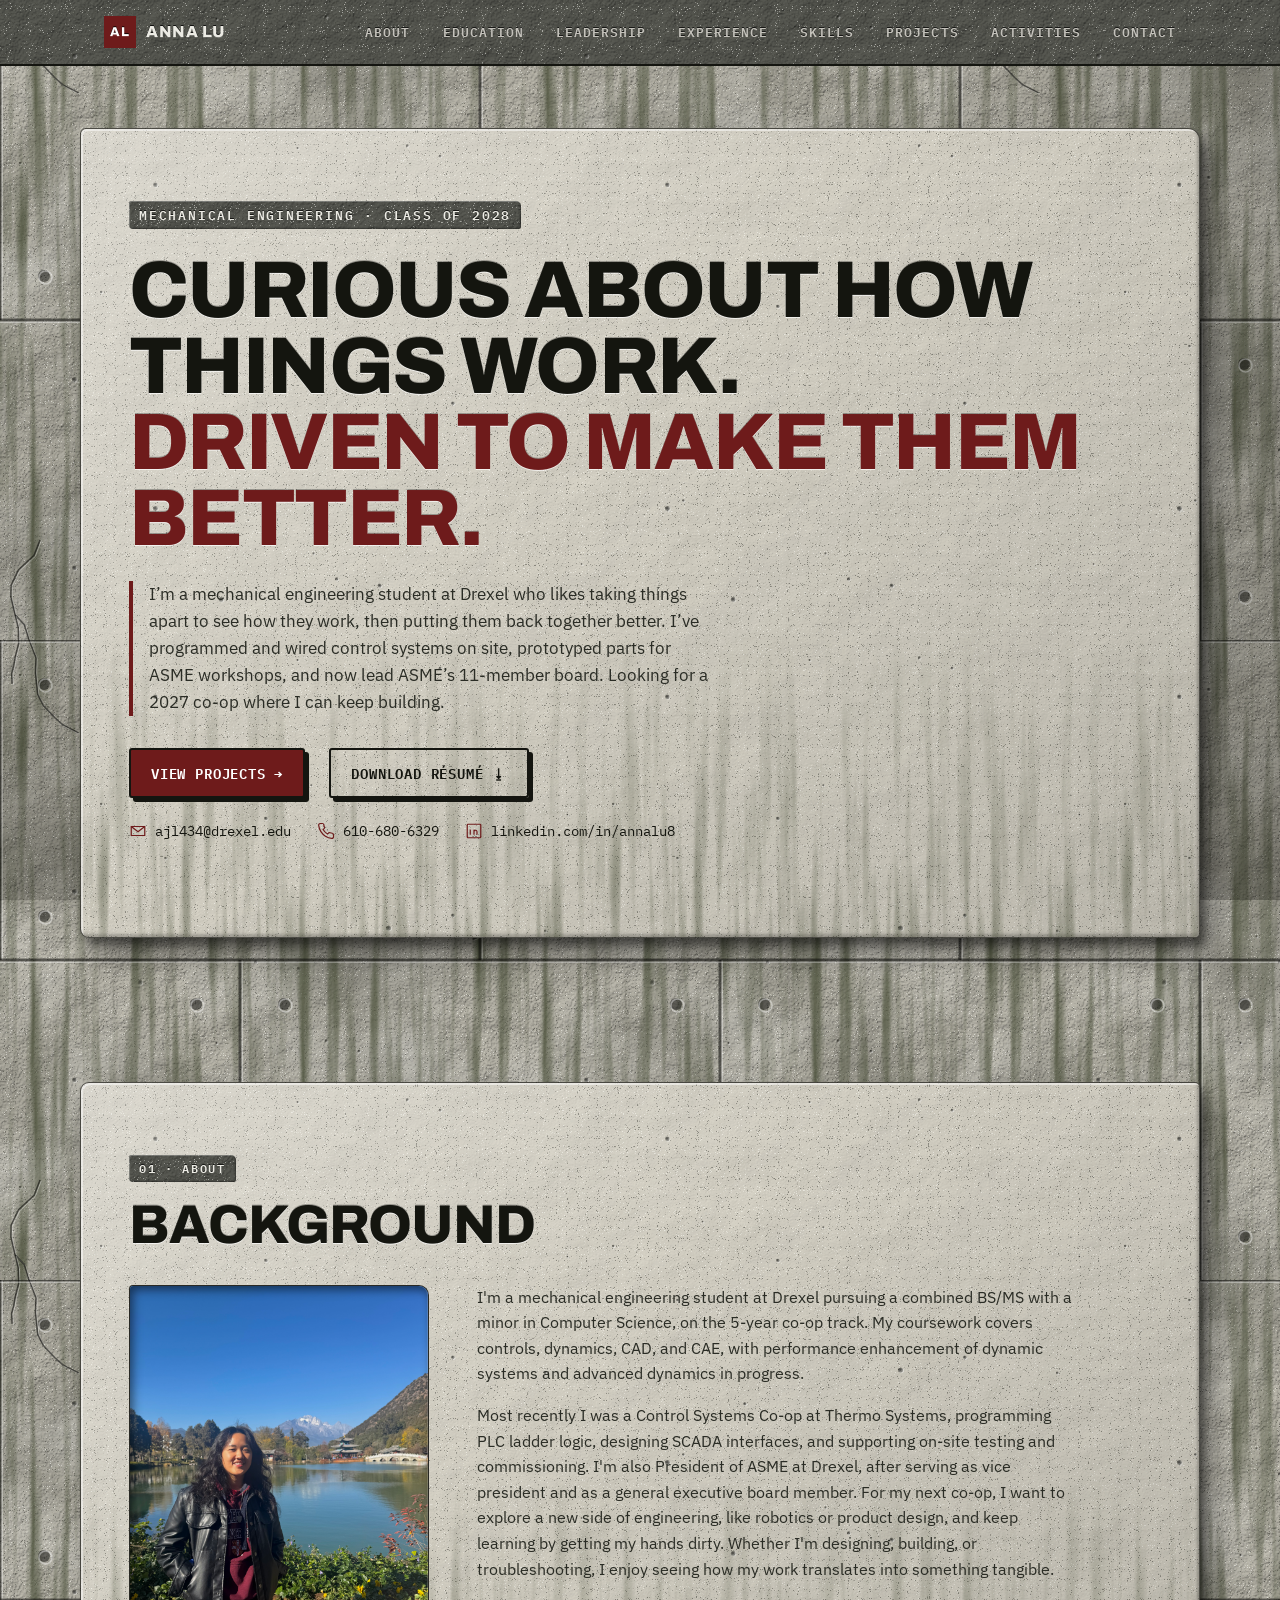
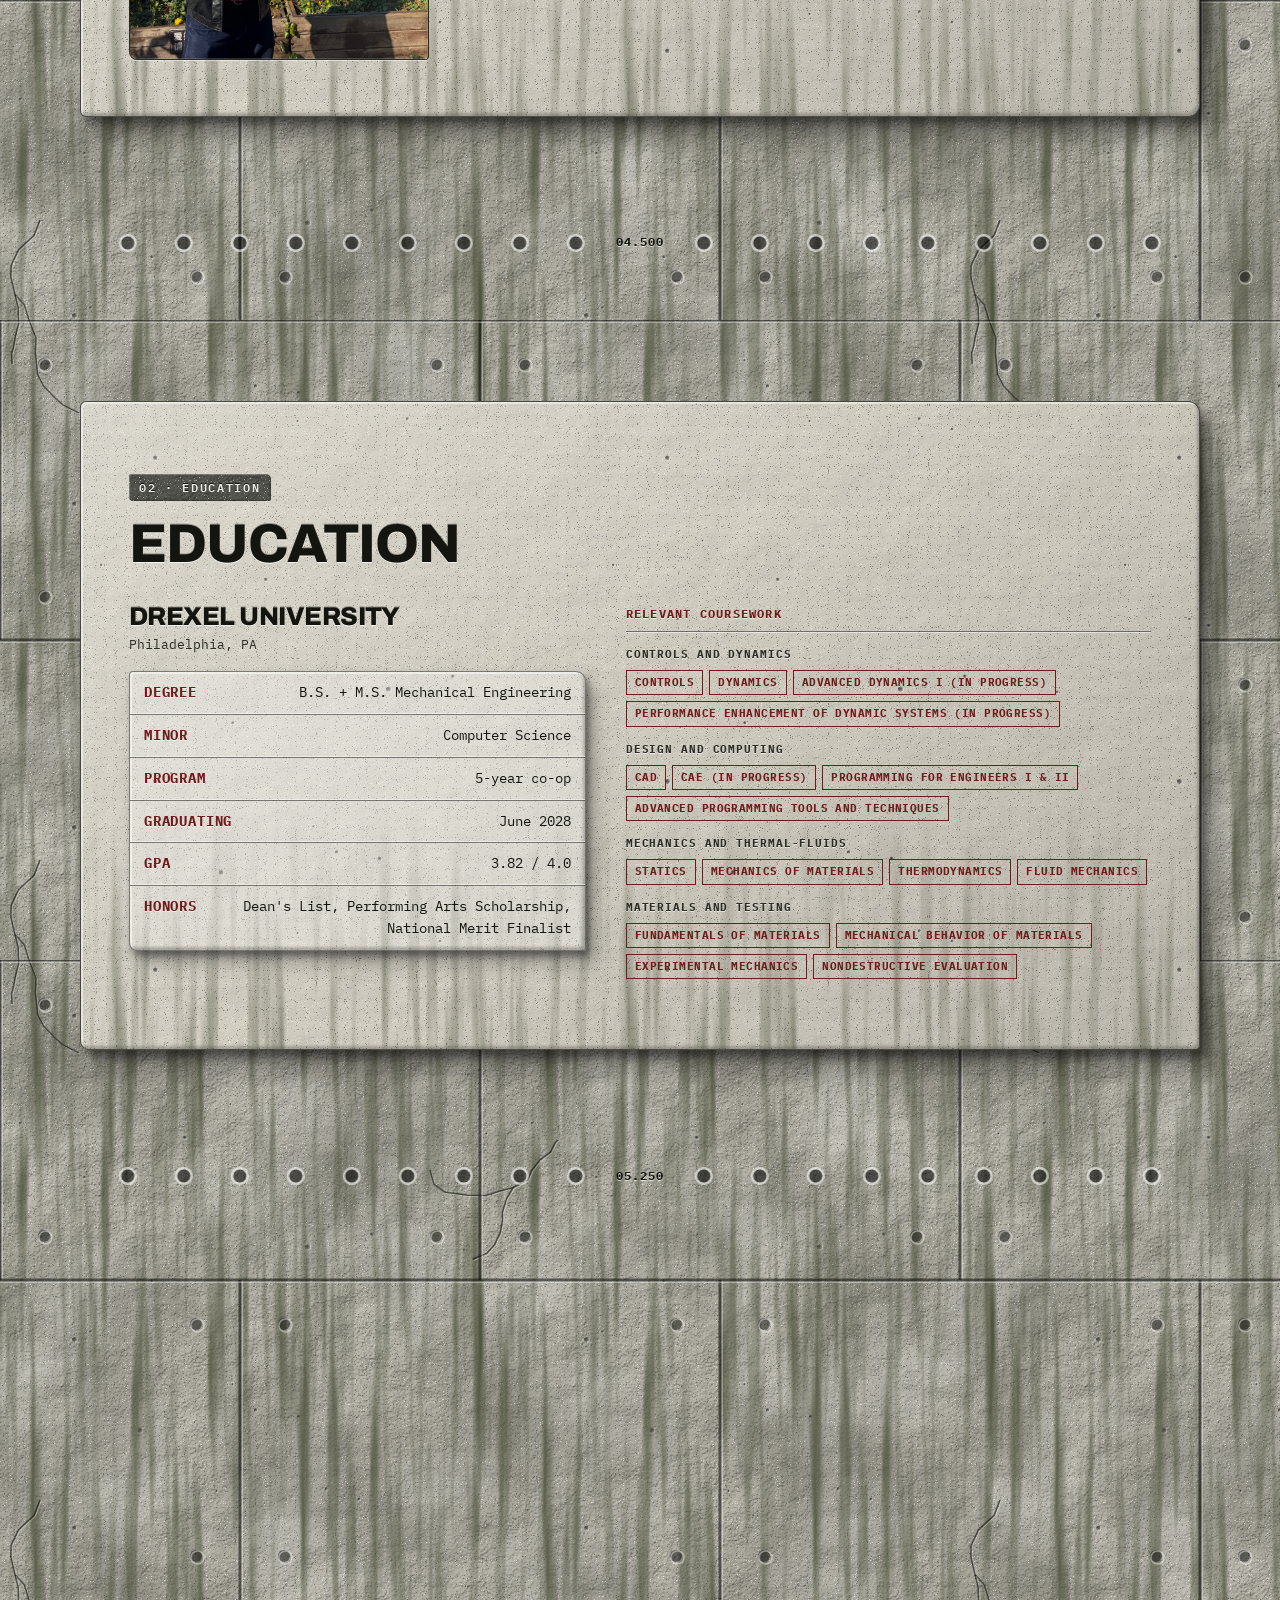
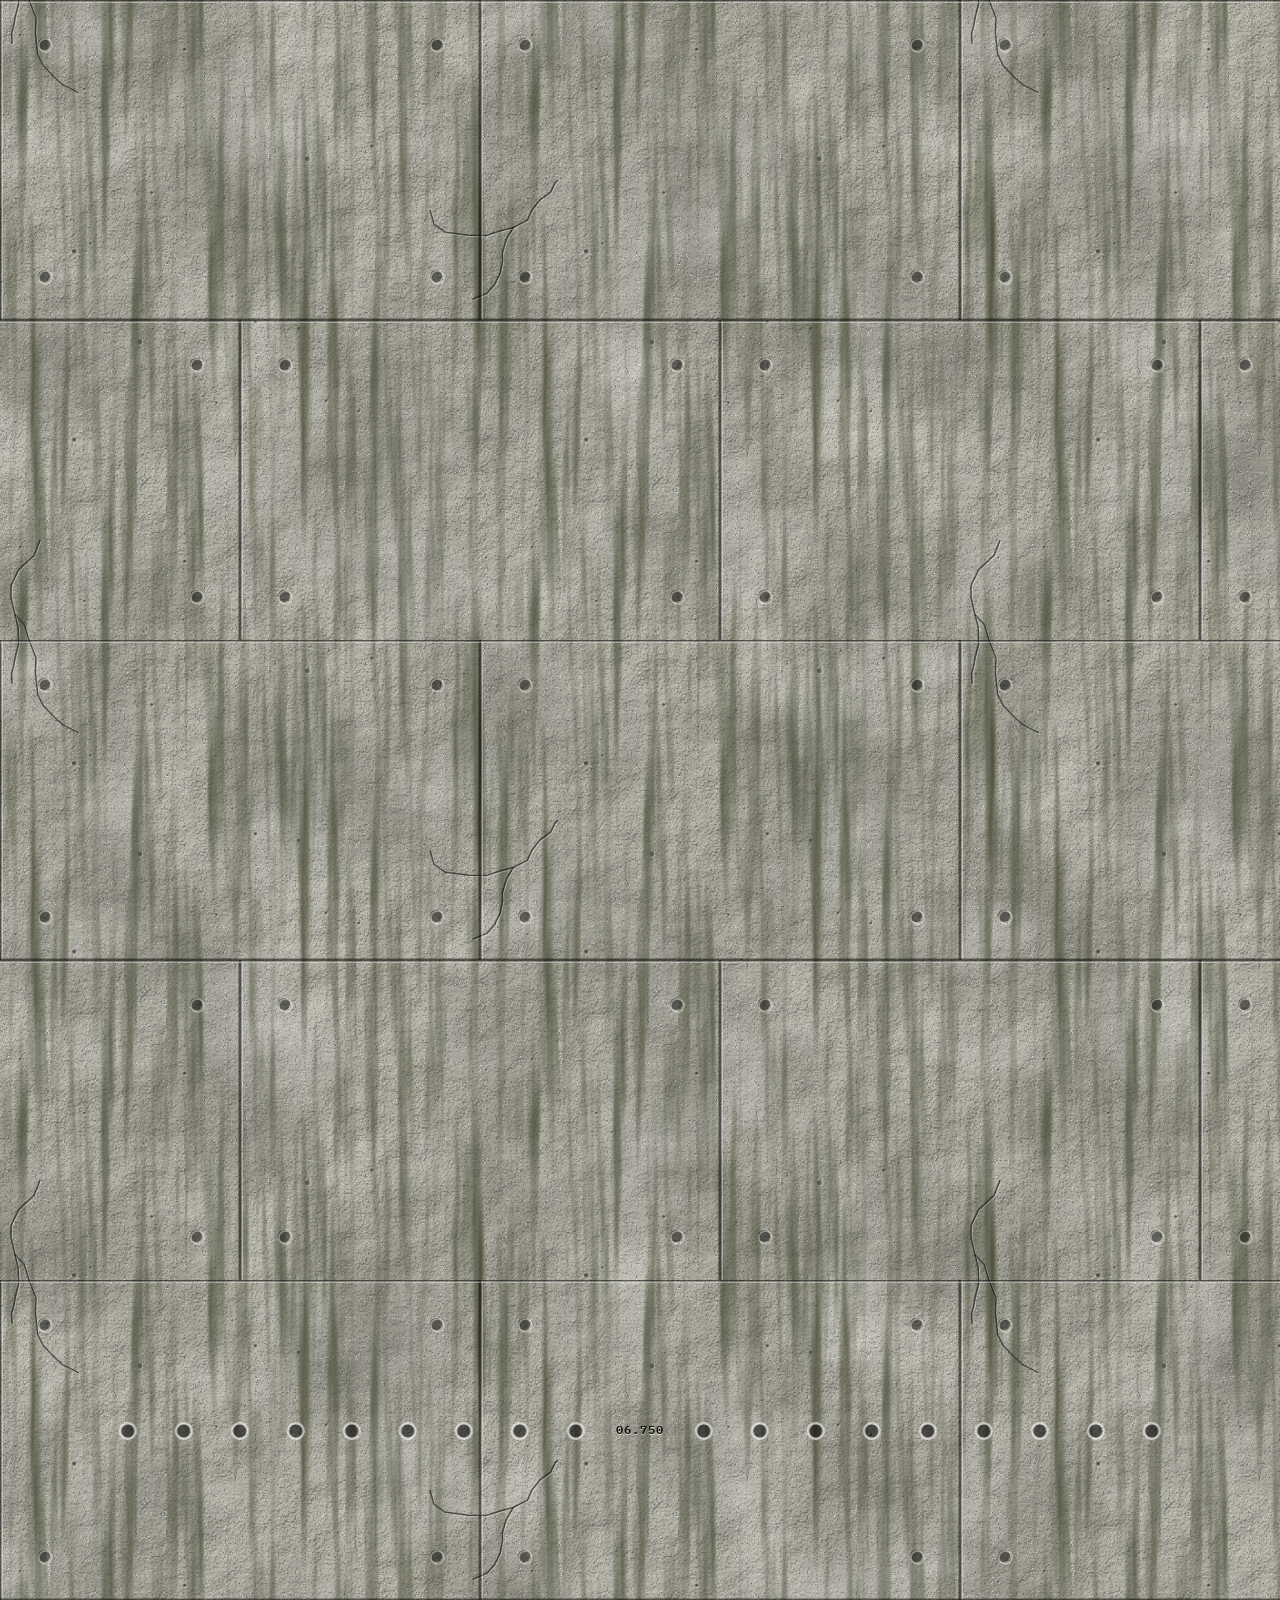
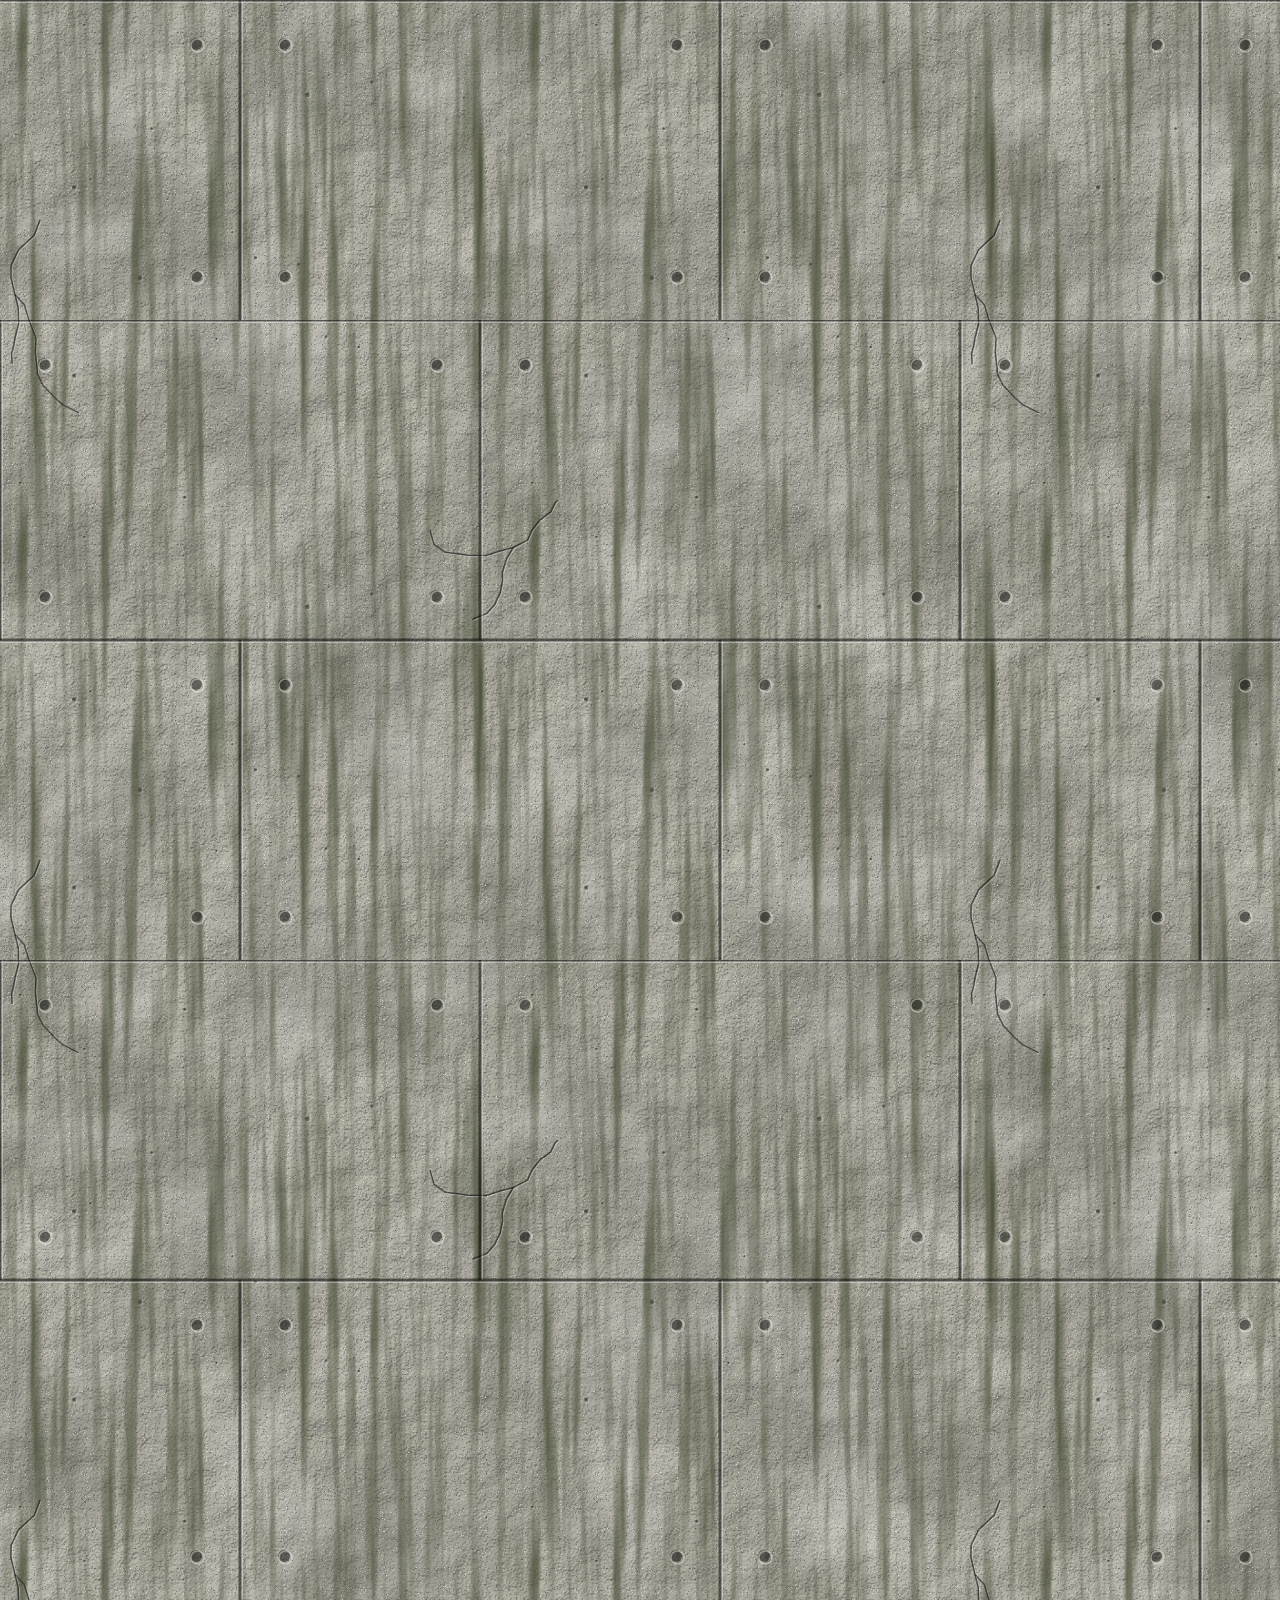
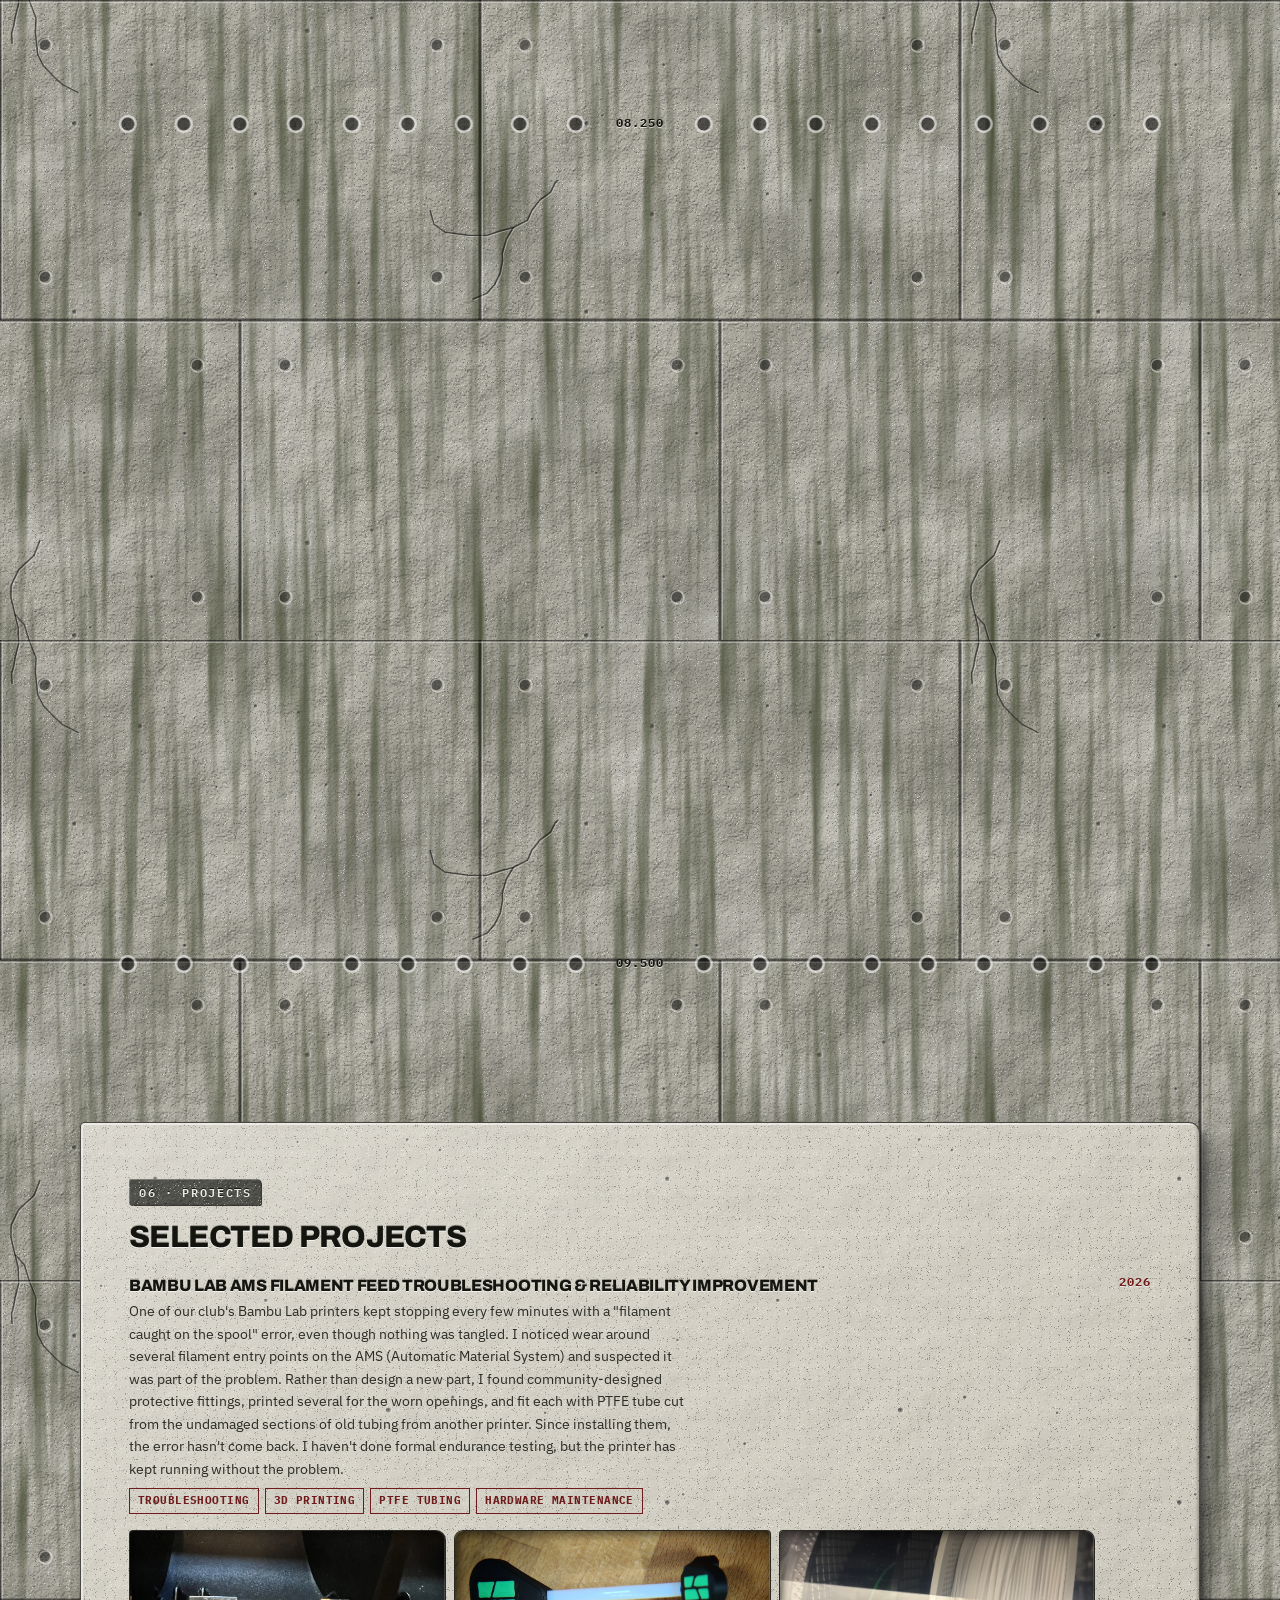
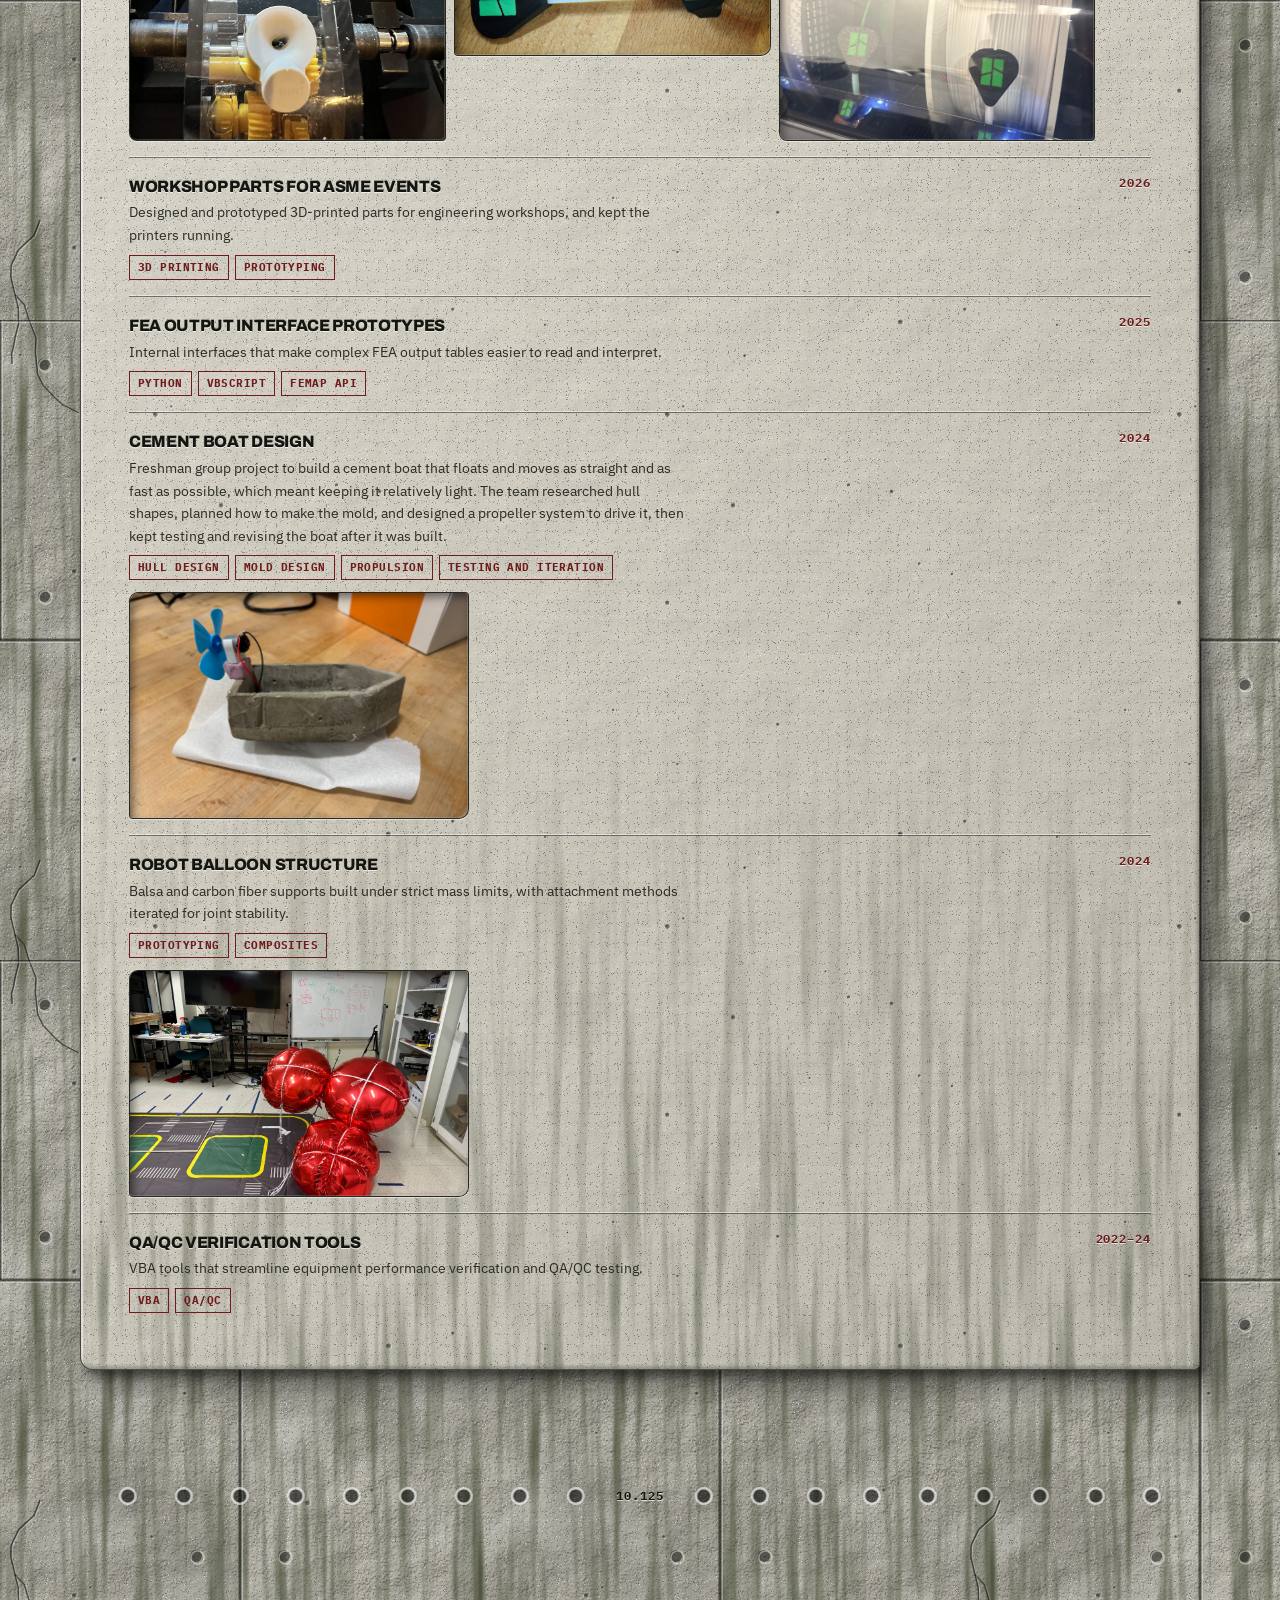
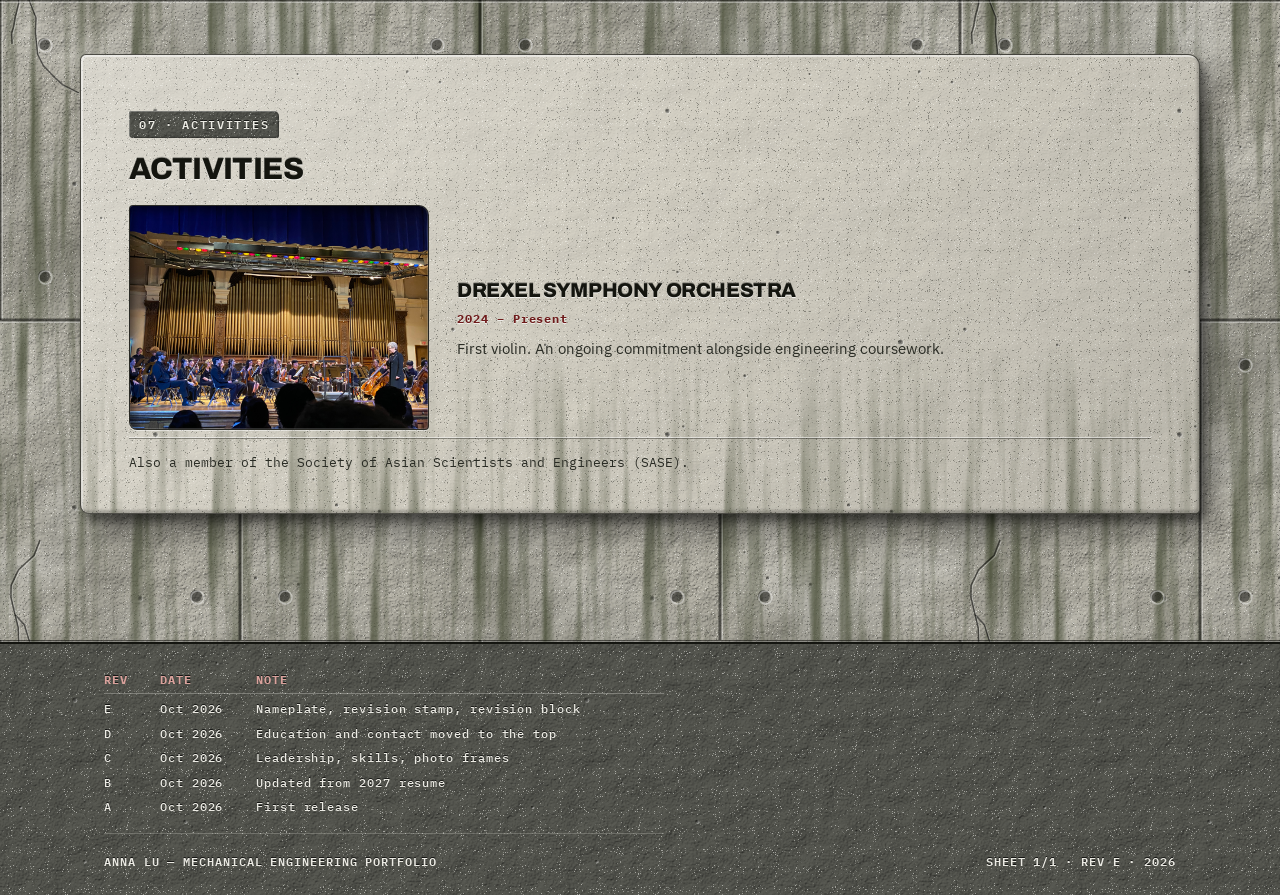
<file: portfolio-site/index.html>
<!DOCTYPE html>
<!--
  ==========================================================================
  INDEX.HTML  —  the words and structure of your portfolio
  ==========================================================================

  HOW TO READ THIS FILE
  HTML is made of "tags" that wrap content:   <h2>Education</h2>
  The opening tag <h2> and closing tag </h2> surround the text. Tags can be
  nested inside each other. A tag can carry settings, like class="tag":
  the class is a NAME that style.css uses to decide how that piece looks.

  WHAT YOU CAN SAFELY EDIT
  Change the WORDS between tags (between a ">" and the next "<").
  Leave the < > pieces and the class="..." names alone unless a comment says
  otherwise. To add another item to a list, copy a whole existing block
  (from its opening tag to its matching closing tag) and paste it below
  the last one, then change the words.

  MAP OF THE PAGE (top to bottom)
    <nav>      the bar at the top with links
    <header>   the hero: headline, intro, buttons, contact links
    <main>     all the sections, in this order:
               about, education, leadership, experience, skills, projects, activities
    <footer>   the dark bar at the bottom

  CLASS NAME CHEAT SHEET (what the names in class="..." mean)
    container ........ keeps content centered and not too wide
    slide-in ......... this section slides in when you scroll to it
    section-label .... the small dark tag above a section title ("02 · EDUCATION")
    section-divider .. the row of round holes between sections
    tag / tag-row .... small outlined keyword chips
    date-label ....... small red dates
    org-line ......... the small line under a heading (employer, school)
    photo-slot ....... a picture frame (see PHOTO FRAMES below)
  ==========================================================================
-->
<html lang="en">
<head>

  <!-- Basic page settings -->
  <meta charset="UTF-8">
  <meta name="viewport" content="width=device-width, initial-scale=1.0">   <!-- makes the page fit phone screens -->

  <!-- The text shown on the browser tab and in search results -->
  <title>Anna Lu — Mechanical Engineering Portfolio</title>
  <meta name="description" content="Anna Lu — mechanical engineering student portfolio: projects, resume, and contact.">

  <!-- FONTS: loaded from Google Fonts (needs an internet connection)
       Archivo = heavy headings, IBM Plex Mono = small labels, IBM Plex Sans = paragraphs -->
  <link rel="preconnect" href="https://fonts.googleapis.com">
  <link href="https://fonts.googleapis.com/css2?family=Archivo:wght@700;800;900&family=IBM+Plex+Mono:wght@400;500;600&family=IBM+Plex+Sans:wght@400;500;600&display=swap" rel="stylesheet">

  <!-- STYLES: all the colors, sizes, and textures live in style.css -->
  <link rel="stylesheet" href="style.css">

</head>
<body>

<!-- ICONS: drawn once here (invisible), then reused wherever you see
     <use href="#icon-camera">. You never need to edit this. -->
<svg width="0" height="0" style="position:absolute" aria-hidden="true">
  <symbol id="icon-camera" viewBox="0 0 24 24"><path d="M4 8h3l1.5-2h7L17 8h3v11H4z"/><circle cx="12" cy="13.5" r="3.5"/></symbol>
</svg>


<!-- ==========================================================================
     NAVIGATION BAR (fixed at the top of the screen)
     To add a link: copy one <li>...</li> line. href="#education" jumps to the
     section whose id="education" further down this page.
     ========================================================================== -->
<nav class="nav">
  <div class="container">

    <!-- The logo on the left. href="#top" scrolls back to the very top. -->
    <a href="#top" class="nav-logo"><span class="nav-logo-box">AL</span> ANNA LU</a>

    <!-- The links. On phones these hide behind the ☰ button (see site.js). -->
    <ul class="nav-links" id="nav-menu">
      <li><a href="#about">About</a></li>
      <li><a href="#education">Education</a></li>
      <li><a href="#leadership">Leadership</a></li>
      <li><a href="#experience">Experience</a></li>
      <li><a href="#skills">Skills</a></li>
      <li><a href="#projects">Projects</a></li>
      <li><a href="#activities">Activities</a></li>
      <li><a href="#contact">Contact</a></li>
    </ul>

    <!-- The ☰ menu button, only visible on phones -->
    <button class="nav-toggle" id="nav-toggle" aria-label="Toggle menu" aria-expanded="false">☰</button>
  </div>
</nav>


<!-- ==========================================================================
     HERO (the first thing people see)
     Edit: the tag, the two-line headline, the intro paragraph, the buttons,
     and the contact links.
     ========================================================================== -->
<header class="hero slide-in" id="top">
  <div class="container">

    <!-- The small dark tag above the headline -->
    <div class="hero-tag">Mechanical Engineering · Class of 2028</div>

    <!-- The headline. Everything inside <span> (the second line) shows in red.
         <br> forces a line break. -->
    <h1>Curious about how things work.<br><span>Driven to make them better.</span></h1>

    <!-- The intro paragraph under the headline -->
    <p class="hero-intro">
      I’m a mechanical engineering student at Drexel who likes taking things apart to see 
      how they work, then putting them back together better. I’ve programmed and wired control 
      systems on site, prototyped parts for ASME workshops, and now lead ASME’s 11-member board. 
      Looking for a 2027 co-op where I can keep building.
    </p>

    <!-- The two buttons. btn-primary = filled red, btn-ghost = outlined.
         href="#projects" jumps to the Projects section.
         href="resume.pdf" downloads the file named resume.pdf from this folder. -->
    <div class="hero-actions">
      <a href="#projects" class="btn btn-primary">View Projects →</a>
      <a href="resume.pdf" class="btn btn-ghost" download>Download Résumé ⭳</a>
    </div>

    <!-- Contact links. id="contact" is what the "Contact" link in the nav
         jumps to. Each link has a small icon (<svg>) and then its text.
         mailto: opens an email app, tel: starts a phone call. -->
    <div class="contact-links" id="contact">
      <a class="contact-link" href="mailto:ajl434@drexel.edu">
        <svg viewBox="0 0 24 24" fill="none" stroke-width="1.6"><path d="M3 6h18v12H3z"/><path d="M3 6l9 7 9-7"/></svg>
        ajl434@drexel.edu
      </a>
      <a class="contact-link" href="tel:6106806329">
        <svg viewBox="0 0 24 24" fill="none" stroke-width="1.6"><path d="M22 16.9v3a2 2 0 0 1-2.2 2 19.8 19.8 0 0 1-8.6-3 19.5 19.5 0 0 1-6-6 19.8 19.8 0 0 1-3-8.7A2 2 0 0 1 4.1 2h3a2 2 0 0 1 2 1.7c.1 1 .3 2 .7 3a2 2 0 0 1-.4 2.1L8.1 10a16 16 0 0 0 6 6l1.2-1.3a2 2 0 0 1 2.1-.4c1 .4 2 .6 3 .7a2 2 0 0 1 1.6 2z"/></svg>
        610-680-6329
      </a>
      <a class="contact-link" href="https://linkedin.com/in/annalu8/" target="_blank" rel="noopener">
        <svg viewBox="0 0 24 24" fill="none" stroke-width="1.6"><rect x="3" y="3" width="18" height="18" rx="1"/><path d="M7 10v7M7 7v.01M12 17v-4a2 2 0 0 1 4 0v4M12 10v7"/></svg>
        linkedin.com/in/annalu8
      </a>
    </div>

  </div>
</header>


<main>

  <!-- ========================================================================
       SECTION: ABOUT
       A photo on the left and two paragraphs on the right.
       Every section below follows the same pattern:
         <section> ... id is the link target, class="slide-in" animates it
           <div class="container"> ... the stone panel
             <div class="section-label"> ... the small tag
             <h2> ... the section title
       ======================================================================== -->
  <section class="section slide-in" id="about">
    <div class="container">
      <div class="section-label">01 · About</div>
      <h2>Background</h2>

      <div class="about-grid">

        <!-- PHOTO FRAME (portrait). Save your photo as photos/portrait.jpg
             and it appears here automatically.
             --frame-shape is width / height: "4 / 5" is a tall portrait. -->
        <figure class="photo-slot" style="--frame-shape: 4 / 5">
          <div class="photo-placeholder">
            <svg viewBox="0 0 24 24" fill="none" stroke="currentColor" stroke-width="1.5" aria-hidden="true"><use href="#icon-camera"/></svg>
            <span class="placeholder-label">Portrait</span>
            <span class="placeholder-filename">photos/portrait.jpg</span>
          </div>
          <img src="photos/portrait.jpg" alt="Anna Lu" loading="lazy" onerror="this.remove()">
        </figure>

        <!-- Your bio. Each <p>...</p> is one paragraph. -->
        <div>
          <p>
            I'm a mechanical engineering student at Drexel pursuing a
            combined BS/MS with a minor in Computer Science, on the 5-year
            co-op track. My coursework covers controls, dynamics, CAD, and
            CAE, with performance enhancement of dynamic systems and advanced
            dynamics in progress.
          </p>
          <p>
            Most recently I was a Control Systems Co-op at Thermo Systems,
            programming PLC ladder logic, designing SCADA interfaces, and
            supporting on-site testing and commissioning. I'm also President
            of ASME at Drexel, after serving as vice president and as a
            general executive board member. For my next co-op, I want to explore
             a new side of engineering, like robotics or product design, and keep 
             learning by getting my hands dirty. Whether I'm designing, building, 
             or troubleshooting, I enjoy seeing how my work translates into 
             something tangible.
          </p>
        </div>

      </div>
    </div>
  </section>

  <!-- DIVIDER: the row of round "tie holes" between sections. The small number
       in the middle is decoration (like a drawing coordinate); change it freely. -->
  <div class="container"><div class="section-divider">04.500</div></div>


  <!-- ========================================================================
       SECTION: EDUCATION
       Left: school name and a facts table. Right: relevant coursework.
       ======================================================================== -->
  <section class="section slide-in" id="education">
    <div class="container">
      <div class="section-label">02 · Education</div>
      <h2>Education</h2>

      <div class="education-grid">

        <!-- LEFT SIDE -->
        <div>
          <div class="education-header">
            <h3>Drexel University</h3>
            <div class="org-line">Philadelphia, PA</div>
          </div>

          <!-- FACTS TABLE. To add a row, copy one facts-row line.
               facts-label = the left word, facts-value = the right side. -->
          <div class="facts-table">
            <div class="facts-row"><span class="facts-label">Degree</span><span class="facts-value">B.S. + M.S. Mechanical Engineering</span></div>
            <div class="facts-row"><span class="facts-label">Minor</span><span class="facts-value">Computer Science</span></div>
            <div class="facts-row"><span class="facts-label">Program</span><span class="facts-value">5-year co-op</span></div>
            <div class="facts-row"><span class="facts-label">Graduating</span><span class="facts-value">June 2028</span></div>
            <div class="facts-row"><span class="facts-label">GPA</span><span class="facts-value">3.82 / 4.0</span></div>
            <div class="facts-row"><span class="facts-label">Honors</span><span class="facts-value">Dean's List, Performing Arts Scholarship, National Merit Finalist</span></div>
          </div>
        </div>

        <!-- RIGHT SIDE: coursework, in groups. Each course is a <span class="tag">.
             To add a course, copy one <span class="tag">...</span> and edit it.
             To add a group, copy a whole course-group block. -->
        <div class="coursework">
          <h4>Relevant coursework</h4>

          <div class="course-group">
            <h5>Controls and dynamics</h5>
            <div class="tag-row"><span class="tag">Controls</span><span class="tag">Dynamics</span><span class="tag">Advanced Dynamics I (in progress)</span><span class="tag">Performance Enhancement of Dynamic Systems (in progress)</span></div>
          </div>

          <div class="course-group">
            <h5>Design and computing</h5>
            <div class="tag-row"><span class="tag">CAD</span><span class="tag">CAE (in progress)</span><span class="tag">Programming for Engineers I &amp; II</span><span class="tag">Advanced Programming Tools and Techniques</span></div>
          </div>

          <div class="course-group">
            <h5>Mechanics and thermal-fluids</h5>
            <div class="tag-row"><span class="tag">Statics</span><span class="tag">Mechanics of Materials</span><span class="tag">Thermodynamics</span><span class="tag">Fluid Mechanics</span></div>
          </div>

          <div class="course-group">
            <h5>Materials and testing</h5>
            <div class="tag-row"><span class="tag">Fundamentals of Materials</span><span class="tag">Mechanical Behavior of Materials</span><span class="tag">Experimental Mechanics</span><span class="tag">Nondestructive Evaluation</span></div>
          </div>
        </div>

      </div>
    </div>
  </section>

  <div class="container"><div class="section-divider">05.250</div></div>


  <!-- ========================================================================
       SECTION: LEADERSHIP
       One big "leadership card" for ASME, containing (top to bottom):
         header, role path, stat plates, info blocks, photo row.
       ======================================================================== -->
  <section class="section slide-in" id="leadership">
    <div class="container">
      <div class="section-label">03 · Leadership</div>
      <h2>Leadership</h2>

      <article class="leadership-card">

        <!-- CARD HEADER: job title and club on the left, dates on the right -->
        <div class="leadership-card-header">
          <div>
            <h3>ASME President</h3>
            <div class="org-line">American Society of Mechanical Engineers, Drexel University</div>
          </div>
          <div class="date-label">July 2026 – Present</div>
        </div>

        <!-- ROLE PATH: your roles, most recent first. "is-current" makes a box
             dark (use it on your present role only). -->
        <div class="role-path">
          <div class="role is-current">
            <div class="role-years">2026 – Present</div>
            <div class="role-title">President</div>
            <p>Leading the 11-member executive board.</p>
          </div>
          <div class="role">
            <div class="role-years">2025–26</div>
            <div class="role-title">Vice President</div>
            <p>Assisted the President with club management and initiatives. Planned the annual election and interviewed prospective board members.</p>
          </div>
          <div class="role">
            <div class="role-years">2024–25</div>
            <div class="role-title">General executive board member</div>
            <p>Helped plan and run club events.</p>
          </div>
        </div>

        <!-- STAT PLATES: big numbers on dark stone.
             stat-number = the big text, stat-label = the small words under it.
             (There are four plates. The layout assumes four.) -->
        <div class="stat-row">
          <div class="stat-plate"><div class="stat-number">11</div><div class="stat-label">Member executive board</div></div>
          <div class="stat-plate"><div class="stat-number">$10K+</div><div class="stat-label">Annual budget overseen</div></div>
          <div class="stat-plate"><div class="stat-number">8–9</div><div class="stat-label">Events per term</div></div>
          <div class="stat-plate"><div class="stat-number">$1K+</div><div class="stat-label">Raised each year</div></div>
        </div>

        <!-- INFO BLOCKS: small stone blocks in a grid of three columns.
             Each has a title (<h4>) and a bullet list (<ul> with <li> items).
             To add a bullet, copy one <li>...</li> line. -->
        <div class="info-grid">

          <div class="info-block">
            <h4>Running the board</h4>
            <ul>
              <li>Lead meetings and set up the meeting schedule</li>
              <li>Hold one-on-ones with each executive board member</li>
              <li>Delegate responsibilities and keep everything on time</li>
              <li>Onboard new members</li>
            </ul>
          </div>

          <div class="info-block">
            <h4>Money and fundraising</h4>
            <ul>
              <li>Oversee the club's finances and annual budget</li>
              <li>Fundraise $1K+ each year</li>
              <li>Reach out to companies for industry support</li>
            </ul>
          </div>

          <div class="info-block">
            <h4>Events and collaboration</h4>
            <ul>
              <li>Plan 8–9 events per term: technical workshops, industry partnerships, and social events for students</li>
              <li>Coordinate collaborations with other student organizations</li>
              <li>Plan bonding events for the executive board</li>
              <li>Run student outreach, including STEM sessions for middle and high school students</li>
              <li>Troubleshoot 3D printers and design and prototype parts for workshops</li>
            </ul>
          </div>

          <!-- A WIDE block ("is-wide") spans all three columns. This one holds
               the numbered sponsorship steps (<ol> = ordered list; the numbers
               and arrows are drawn by CSS, so don't type them). -->
          <div class="info-block is-wide">
            <h4>Student project sponsorships</h4>
            <ol class="step-list">
              <li><strong>Pitch</strong><span>A student reaches out with a project idea and presents it to the board.</span></li>
              <li><strong>Decision</strong><span>The board decides together whether to fund it.</span></li>
              <li><strong>Funding</strong><span>If approved, ASME buys a significant portion of their materials.</span></li>
              <li><strong>Give back</strong><span>In return, the student leads a technical event for the club.</span></li>
            </ol>
          </div>

        </div>

        <!-- PHOTO ROW: three photo frames side by side.
             Save photos as photos/asme-event-1.jpg, photos/asme-3d-printing.jpg,
             and photos/asme-event-2.jpg. To remove one, delete its whole
             <figure>...</figure> block. -->
        <div class="photo-row">
          <figure class="photo-slot" style="--frame-shape: 4 / 3">
            <div class="photo-placeholder">
              <svg viewBox="0 0 24 24" fill="none" stroke="currentColor" stroke-width="1.5" aria-hidden="true"><use href="#icon-camera"/></svg>
              <span class="placeholder-label">Event photo</span>
              <span class="placeholder-filename">photos/asme-event-1.jpg</span>
            </div>
            <img src="photos/asme-event-1.jpg" alt="An ASME event" loading="lazy" onerror="this.remove()">
          </figure>
          <figure class="photo-slot" style="--frame-shape: 4 / 3">
            <div class="photo-placeholder">
              <svg viewBox="0 0 24 24" fill="none" stroke="currentColor" stroke-width="1.5" aria-hidden="true"><use href="#icon-camera"/></svg>
              <span class="placeholder-label">3D printing</span>
              <span class="placeholder-filename">photos/asme-3d-printing.jpg</span>
            </div>
            <img src="photos/asme-3d-printing.jpg" alt="3D printing for an ASME workshop" loading="lazy" onerror="this.remove()">
          </figure>
          <figure class="photo-slot" style="--frame-shape: 4 / 3">
            <div class="photo-placeholder">
              <svg viewBox="0 0 24 24" fill="none" stroke="currentColor" stroke-width="1.5" aria-hidden="true"><use href="#icon-camera"/></svg>
              <span class="placeholder-label">Event photo</span>
              <span class="placeholder-filename">photos/asme-event-2.jpg</span>
            </div>
            <img src="photos/asme-event-2.jpg" alt="An ASME event" loading="lazy" onerror="this.remove()">
          </figure>
        </div>

      </article>
    </div>
  </section>

  <div class="container"><div class="section-divider">06.750</div></div>


  <!-- ========================================================================
       SECTION: EXPERIENCE
       A vertical timeline. Each job is one "timeline-item", newest first.
       To add a job: copy a whole timeline-item block and paste it ABOVE the
       first one (the first item gets the red marker).
       ======================================================================== -->
  <section class="section slide-in" id="experience">
    <div class="container">
      <div class="section-label">04 · Experience</div>
      <h2>Experience</h2>

      <div class="timeline">

        <!-- JOB: date-label = dates, <h3> = job title, org-line = employer,
             <ul> = bullet points. -->
        <div class="timeline-item">
          <div class="date-label">Mar 2026 – Sep 2026</div>
          <h3>Control Systems Co-op</h3>
          <div class="org-line">Thermo Systems, LLC · New York, NY</div>
          <ul>
            <li>Programmed PLC ladder logic and designed SCADA interfaces for automation and control systems</li>
            <li>Integrated and troubleshot electrical control systems through hands-on panel wiring, interpreted schematics, and performed PLC/HMI backups</li>
            <li>Supported on-site acceptance testing (SAT) and commissioning; prepared factory acceptance testing (FAT) documentation</li>
          </ul>

          <!-- OPTIONAL PHOTO FRAME. Check with Thermo Systems before posting
               photos from client sites. Delete this whole <figure> if you
               won't use it. "is-small" makes the frame smaller. -->
          <figure class="photo-slot is-small" style="--frame-shape: 3 / 2">
            <div class="photo-placeholder">
              <svg viewBox="0 0 24 24" fill="none" stroke="currentColor" stroke-width="1.5" aria-hidden="true"><use href="#icon-camera"/></svg>
              <span class="placeholder-label">Panel photo (optional)</span>
              <span class="placeholder-filename">photos/thermo-panel.jpg</span>
            </div>
            <img src="photos/thermo-panel.jpg" alt="A control panel wired at Thermo Systems" loading="lazy" onerror="this.remove()" style="transform: scaleX(-1)">          </figure>
        </div>

        <div class="timeline-item">
          <div class="date-label">Mar 2025 – Sep 2025</div>
          <h3>Engineer – Finite Element Analysis</h3>
          <div class="org-line">Siemens Digital Industries Software · Exton, PA</div>
          <ul>
            <li>Ran FEA example models in FEMAP to analyze stress, deformation, and mechanical response</li>
            <li>Prototyped internal interfaces to improve readability and interpretation of complex FEA output tables</li>
            <li>Used Python/VBScript with the FEMAP API to test pre-release methods and give engineering feedback</li>
          </ul>
        </div>

        <div class="timeline-item">
          <div class="date-label">Summers 2022, 2023 &amp; 2024</div>
          <h3>Pre-College Engineering &amp; Laboratory Intern</h3>
          <div class="org-line">PharmaBlock (USA), Inc. · Hatfield &amp; West Chester, PA</div>
          <ul>
            <li>Installed and troubleshot laboratory equipment, including chillers, reactors, and rotary evaporators</li>
            <li>Prototyped VBA tools to streamline equipment performance verification and QA/QC testing</li>
            <li>Performed NMR spectroscopy for QC testing to verify chemical identity and purity</li>
          </ul>
        </div>

        <div class="timeline-item">
          <div class="date-label">Jan 2024 – Jun 2024</div>
          <h3>VIP Research: Robot Balloons</h3>
          <div class="org-line">Drexel University</div>
          <ul>
            <li>Designed and refined lightweight structural prototypes under strict mass constraints for a balloon-based robot</li>
            <li>Iterated balsa wood and carbon fiber prototypes, evaluating attachment methods to improve joint stability</li>
            <li>Refined designs through hands-on assembly and testing to improve robustness while maintaining low weight</li>
          </ul>
        </div>

      </div>

      <!-- A second résumé download button at the bottom of the section.
           "margin-top: var(--space-48)" adds 48px of space above it. -->
      <div style="margin-top: var(--space-48);">
        <a href="resume.pdf" class="btn btn-primary" download>Download Full Résumé (PDF) ⭳</a>
      </div>
    </div>
  </section>

  <div class="container"><div class="section-divider">08.250</div></div>


  <!-- ========================================================================
       SECTION: TECHNICAL SKILLS
       Four skill groups (two per row). Each skill is a <span class="tag">.
       ======================================================================== -->
  <section class="section slide-in" id="skills">
    <div class="container">
      <div class="section-label">05 · Technical skills</div>
      <h2>Technical skills</h2>

      <div class="skill-grid">

        <div class="skill-group">
          <h4>Controls and automation</h4>
          <div class="tag-row"><span class="tag">PLC ladder logic</span><span class="tag">Ignition SCADA</span><span class="tag">HMI</span><span class="tag">Panel wiring</span><span class="tag">Electrical schematics</span><span class="tag">SAT / FAT documentation</span></div>
        </div>

        <div class="skill-group">
          <h4>Design and analysis</h4>
          <div class="tag-row"><span class="tag">SolidWorks</span><span class="tag">AutoCAD</span><span class="tag">FEMAP</span></div>
        </div>

        <div class="skill-group">
          <h4>Fabrication and hardware</h4>
          <div class="tag-row"><span class="tag">3D printing</span><span class="tag">3D pen</span><span class="tag">Laser cutting</span><span class="tag">Soldering</span><span class="tag">Breadboarding</span><span class="tag">Arduino</span><span class="tag">Robotics</span></div>
        </div>

        <div class="skill-group">
          <h4>Programming</h4>
          <div class="tag-row"><span class="tag">Python</span><span class="tag">Java</span><span class="tag">VBA</span><span class="tag">MATLAB</span><span class="tag">C</span><span class="tag">JavaScript</span><span class="tag">HTML</span><span class="tag">Linux</span><span class="tag">Bash</span></div>
        </div>

      </div>

      <!-- A one-line note under the skills -->
      <p class="skill-note">My 3D printing, laser cutting, soldering, 3D pen, and robotics experience was developed through ASME.</p>
    </div>
  </section>

  <div class="container"><div class="section-divider">09.500</div></div>


  <!-- ========================================================================
       SECTION: PROJECTS (kept short on purpose)
       A compact list. Each project is one "project-row": title, description,
       keyword tags, and the year on the right. Newest first.
       To add a project: copy a whole project-row block.
       class="heading-small" makes the section title smaller than usual.
       ======================================================================== -->
  <section class="section slide-in" id="projects">
    <div class="container">
      <div class="section-label">06 · Projects</div>
      <h2 class="heading-small">Selected projects</h2>

      <div class="project-list">

        <!-- NEW PROJECT: Bambu Lab AMS troubleshooting.
             The three photo frames below fill in automatically when you save photos in the
             photos/ folder with these exact names:
               photos/ams-wear-closeup.jpg          (the worn insertion points on the AMS)
               photos/ams-printed-fittings.jpg      (the printed protective fittings with PTFE tube)
               photos/ams-fittings-installed.jpg    (the fittings installed on the AMS)
             Delete any frame you won't use (the whole <figure>...</figure> block). -->
        <div class="project-row">
          <div>
            <h3>Bambu Lab AMS filament feed troubleshooting &amp; reliability improvement</h3>
            <p>One of our club's Bambu Lab printers kept stopping every few minutes with a "filament caught on the spool" error, even though nothing was tangled. I noticed wear around several filament entry points on the AMS (Automatic Material System) and suspected it was part of the problem. Rather than design a new part, I found community-designed protective fittings, printed several for the worn openings, and fit each with PTFE tube cut from the undamaged sections of old tubing from another printer. Since installing them, the error hasn't come back. I haven't done formal endurance testing, but the printer has kept running without the problem.</p>
            <div class="tag-row"><span class="tag">Troubleshooting</span><span class="tag">3D printing</span><span class="tag">PTFE tubing</span><span class="tag">Hardware maintenance</span></div>
            <div class="photo-row">
              <figure class="photo-slot" style="--frame-shape: 3 / 2">
                <div class="photo-placeholder">
                  <svg viewBox="0 0 24 24" fill="none" stroke="currentColor" stroke-width="1.5" aria-hidden="true"><use href="#icon-camera"/></svg>
                  <span class="placeholder-label">AMS wear</span>
                  <span class="placeholder-filename">photos/ams-wear-closeup.jpg</span>
                </div>
                <img src="photos/ams-wear-closeup.jpg" alt="Wear around the filament insertion points on the AMS" loading="lazy" onerror="this.remove()">
              </figure>
              <figure class="photo-slot" style="--frame-shape: 5 / 2">
                <div class="photo-placeholder">
                  <svg viewBox="0 0 24 24" fill="none" stroke="currentColor" stroke-width="1.5" aria-hidden="true"><use href="#icon-camera"/></svg>
                  <span class="placeholder-label">Printed fittings</span>
                  <span class="placeholder-filename">photos/ams-printed-fittings.jpg</span>
                </div>
                <img src="photos/ams-printed-fittings.jpg" alt="3D-printed protective fittings with short PTFE tube segments" loading="lazy" onerror="this.remove()">
              </figure>
              <figure class="photo-slot" style="--frame-shape: 3 / 2">
                <div class="photo-placeholder">
                  <svg viewBox="0 0 24 24" fill="none" stroke="currentColor" stroke-width="1.5" aria-hidden="true"><use href="#icon-camera"/></svg>
                  <span class="placeholder-label">Installed</span>
                  <span class="placeholder-filename">photos/ams-fittings-installed.jpg</span>
                </div>
                <img src="photos/ams-fittings-installed.jpg" alt="The protective fittings installed on the AMS" loading="lazy" onerror="this.remove()">
              </figure>
            </div>
          </div>
          <div class="date-label">2026</div>
        </div>

        <div class="project-row">
          <div>
            <h3>Workshop parts for ASME events</h3>
            <p>Designed and prototyped 3D-printed parts for engineering workshops, and kept the printers running.</p>
            <div class="tag-row"><span class="tag">3D printing</span><span class="tag">Prototyping</span></div>
          </div>
          <div class="date-label">2026</div>
        </div>

        <div class="project-row">
          <div>
            <h3>FEA output interface prototypes</h3>
            <p>Internal interfaces that make complex FEA output tables easier to read and interpret.</p>
            <div class="tag-row"><span class="tag">Python</span><span class="tag">VBScript</span><span class="tag">FEMAP API</span></div>
          </div>
          <div class="date-label">2025</div>
        </div>

        <div class="project-row">
          <div>
            <h3>Cement boat design</h3>
            <p>Freshman group project to build a cement boat that floats and moves as straight and as fast as possible, which meant keeping it relatively light. The team researched hull shapes, planned how to make the mold, and designed a propeller system to drive it, then kept testing and revising the boat after it was built.</p>
            <div class="tag-row"><span class="tag">Hull design</span><span class="tag">Mold design</span><span class="tag">Propulsion</span><span class="tag">Testing and iteration</span></div>
            <!-- Optional photo: save as photos/cement-boat.jpg -->
            <figure class="photo-slot is-small" style="--frame-shape: 3 / 2">
              <div class="photo-placeholder">
                <svg viewBox="0 0 24 24" fill="none" stroke="currentColor" stroke-width="1.5" aria-hidden="true"><use href="#icon-camera"/></svg>
                <span class="placeholder-label">Boat photo (optional)</span>
                <span class="placeholder-filename">photos/cement-boat.jpg</span>
              </div>
              <img src="photos/cement-boat.jpg" alt="The cement boat built for a freshman design project" loading="lazy" onerror="this.remove()">
            </figure>
          </div>
          <div class="date-label">2024</div>
        </div>

        <div class="project-row">
          <div>
            <h3>Robot balloon structure</h3>
            <p>Balsa and carbon fiber supports built under strict mass limits, with attachment methods iterated for joint stability.</p>
            <div class="tag-row"><span class="tag">Prototyping</span><span class="tag">Composites</span></div>
            <!-- Optional photo: save as photos/robot-balloons.jpg -->
            <figure class="photo-slot is-small" style="--frame-shape: 3 / 2">
              <div class="photo-placeholder">
                <svg viewBox="0 0 24 24" fill="none" stroke="currentColor" stroke-width="1.5" aria-hidden="true"><use href="#icon-camera"/></svg>
                <span class="placeholder-label">Prototype photo (optional)</span>
                <span class="placeholder-filename">photos/robot-balloons.jpg</span>
              </div>
              <img src="photos/robot-balloons.jpg" alt="The robot balloon structure prototype" loading="lazy" onerror="this.remove()">
            </figure>
          </div>
          <div class="date-label">2024</div>
        </div>

        <div class="project-row">
          <div>
            <h3>QA/QC verification tools</h3>
            <p>VBA tools that streamline equipment performance verification and QA/QC testing.</p>
            <div class="tag-row"><span class="tag">VBA</span><span class="tag">QA/QC</span></div>
          </div>
          <div class="date-label">2022–24</div>
        </div>

      </div>
    </div>
  </section>

  <div class="container"><div class="section-divider">10.125</div></div>


  <!-- ========================================================================
       SECTION: ACTIVITIES
       One activity card (photo + text), then a one-line note.
       ======================================================================== -->
  <section class="section slide-in" id="activities">
    <div class="container">
      <div class="section-label">07 · Activities</div>
      <h2 class="heading-small">Activities</h2>

      <div class="activity-card">
        <!-- Photo: save as photos/orchestra.jpg -->
        <figure class="photo-slot" style="--frame-shape: 4 / 3">
          <div class="photo-placeholder">
            <svg viewBox="0 0 24 24" fill="none" stroke="currentColor" stroke-width="1.5" aria-hidden="true"><use href="#icon-camera"/></svg>
            <span class="placeholder-label">Playing violin</span>
            <span class="placeholder-filename">photos/orchestra.jpg</span>
          </div>
          <img src="photos/orchestra.jpg" alt="Anna Lu playing violin with the Drexel Symphony Orchestra" loading="lazy" onerror="this.remove()">
        </figure>
        <div>
          <h3>Drexel Symphony Orchestra</h3>
          <div class="date-label">2024 – Present</div>
          <p>First violin. An ongoing commitment alongside engineering coursework.</p>
        </div>
      </div>

      <div class="also-line">Also a member of the Society of Asian Scientists and Engineers (SASE).</div>
    </div>
  </section>

</main>


<!-- ==========================================================================
     FOOTER
     The revision table is a small playful "version history" of the site, like
     the revision block on an engineering drawing. Edit the notes, add a row
     (copy a revision-row line) when you make a real change, or delete the
     whole <div class="revision-table"> block if you don't want it.
     The year at the far right is filled in automatically by site.js.
     ========================================================================== -->
<footer class="footer">
  <div class="container">

    <div class="revision-table" role="group" aria-label="Revision history">
      <div class="revision-row revision-heading"><span>REV</span><span>DATE</span><span>NOTE</span></div>
      <div class="revision-row"><span>E</span><span>Oct 2026</span><span>Nameplate, revision stamp, revision block</span></div>
      <div class="revision-row"><span>D</span><span>Oct 2026</span><span>Education and contact moved to the top</span></div>
      <div class="revision-row"><span>C</span><span>Oct 2026</span><span>Leadership, skills, photo frames</span></div>
      <div class="revision-row"><span>B</span><span>Oct 2026</span><span>Updated from 2027 resume</span></div>
      <div class="revision-row"><span>A</span><span>Oct 2026</span><span>First release</span></div>
    </div>

    <div class="footer-line">
      <span>ANNA LU — MECHANICAL ENGINEERING PORTFOLIO</span>
      <span>SHEET 1/1 · REV E · <span id="footer-year"></span></span>
    </div>

  </div>
</footer>

<!-- site.js: the menu button, slide-in animation, and footer year -->
<script src="site.js" defer></script>

</body>
</html>
</file>
<file: portfolio-site/style.css>
/* ==========================================================================
   STYLE.CSS  —  the look of the whole site
   ==========================================================================

   WHAT THIS FILE DOES
   CSS controls how the page LOOKS (colors, sizes, spacing, animation).
   The words and structure live in index.html. This file decides how each
   piece of that HTML is drawn.

   HOW TO READ A CSS RULE
       .some-class {          <- "some-class" is a name from index.html
         color: red;          <- a setting: property: value;
         font-size: 1rem;     <- 1rem = the normal text size
       }
   A name with a dot in front (.section-label) matches HTML elements that
   have class="section-label". A name with a # (#about) matches the one
   element with id="about". A plain name (h2, body) matches that HTML tag.

   QUICK EDITS (all in section 1 below)
     - Change the accent color ......... --color-accent and --color-accent-light
     - Change the stone colors ......... --color-wall, --color-stone-panel, --color-dark-stone
     - Change the fonts ................ --font-headings, --font-labels, --font-body
     - Change the page width ........... --page-max-width

   TABLE OF CONTENTS
     1.  Settings (colors, fonts, spacing, shadows, textures)
     2.  Page basics (the stone wall, links, images)
     3.  Dark stone (shared look for nav, labels, footer, plates)
     4.  Text styles (headings, engraved text, tags, buttons, dates)
     5.  Page layout (container, sections, stone panels, dividers)
     6.  Navigation bar
     7.  Hero (the top of the page)
     8.  About
     9.  Education
    10.  Leadership
    11.  Experience (timeline)
    12.  Technical skills
    13.  Projects
    14.  Activities
    15.  Photo frames
    16.  Footer
    17.  Case study pages
    18.  Slide-in animations
    19.  Tablet and phone layouts
   ========================================================================== */


/* ==========================================================================
   1. SETTINGS
   Variables are named settings you can reuse. "--color-accent" is defined
   once here, and every place that says var(--color-accent) uses it.
   Change a value here and it updates everywhere.
   ========================================================================== */
:root {

  /* ----- COLORS: stone ----- */
  --color-wall:        #bdbaae;  /* the big stone wall behind everything */
  --color-stone-panel: #dedacd;  /* lighter stone panels that hold your content */
  --color-dark-stone:  #5a5b54;  /* dark stone: nav bar, labels, footer, stat plates */
  --color-outline:     #141510;  /* near-black: borders and the darkest shadows */

  /* ----- COLORS: text ----- */
  --color-text:               #14150f;  /* main text on light stone */
  --color-text-soft:          #2a2c25;  /* paragraphs and secondary text on light stone */
  --color-text-on-dark:       #ecebe4;  /* main text on dark stone */
  --color-text-soft-on-dark:  #c4c2bb;  /* secondary text on dark stone */

  /* ----- COLORS: accent (the dark red) ----- */
  --color-accent:        #6e1b1b;  /* dark red: buttons, tags, highlights on light stone */
  --color-accent-light:  #d9a29c;  /* soft red tint, used for small labels on dark stone */

  /* ----- LINES: thin borders and dividers on light stone -----
     rgba(red, green, blue, see-through) : the last number is how solid the
     line is (1 = solid, 0 = invisible). */
  --line-faint:   rgba(20, 21, 16, 0.4);
  --line-medium:  rgba(20, 21, 16, 0.5);
  --line-strong:  rgba(20, 21, 16, 0.7);
  --line-on-dark: rgba(236, 235, 228, 0.22);   /* thin lines on dark stone */
  --groove-highlight: rgba(255, 255, 255, 0.55); /* light edge under a carved line */

  /* ----- COLORS: light fills that make a box look slightly brighter ----- */
  --fill-card:   rgba(255, 255, 255, 0.22);  /* leadership card, role boxes */
  --fill-block:  rgba(255, 255, 255, 0.28);  /* small blocks, tables, skill groups */

  /* ----- FONTS ----- */
  --font-headings: 'Archivo', 'Arial Black', sans-serif;      /* big heavy headings */
  --font-labels:   'IBM Plex Mono', monospace;                /* small stamped labels and numbers */
  --font-body:     'IBM Plex Sans', sans-serif;               /* normal paragraphs */

  /* ----- SPACING (the number in the name is the size in pixels) ----- */
  --space-8:  8px;
  --space-16: 16px;
  --space-24: 24px;
  --space-32: 32px;
  --space-48: 48px;
  --space-64: 64px;
  --space-96: 96px;

  /* ----- SIZES ----- */
  --page-max-width: 1120px;   /* the widest the content is allowed to get */
  --border-width:   2px;      /* the thick borders (buttons, nav) */
  --nav-height:     64px;     /* height of the bar at the top */

  /* ----- SHADOWS -----
     A shadow is: right-offset  down-offset  blur  color.
     Several shadows separated by commas are stacked.
     "inset" means the shadow is drawn INSIDE the box. */
  --edge-bevel:            inset 2px 2px 0 rgba(255, 255, 255, 0.5), inset -2px -3px 3px rgba(0, 0, 0, 0.22);  /* a raised edge catching the light */
  --shadow-panel-resting:  5px 7px 8px rgba(0, 0, 0, 0.4), 14px 18px 26px rgba(0, 0, 0, 0.36);                /* big panels sitting on the wall */
  --shadow-panel-lifted:   18px 26px 22px rgba(0, 0, 0, 0.3), 44px 60px 60px rgba(0, 0, 0, 0.3);              /* panel at the start of its slide-in (higher off the wall) */
  --shadow-table:          3px 5px 6px rgba(0, 0, 0, 0.38), 9px 12px 18px rgba(0, 0, 0, 0.28);                /* tables and the info plate */
  --shadow-card:           inset 1.5px 1.5px 0 rgba(255, 255, 255, 0.55), inset -1.5px -2px 2px rgba(0, 0, 0, 0.16), 2px 3px 4px rgba(0, 0, 0, 0.28), 6px 9px 12px rgba(0, 0, 0, 0.2);  /* the leadership card */
  --shadow-small-block:    inset 1px 1px 0 rgba(255, 255, 255, 0.5), inset -1px -1px 2px rgba(0, 0, 0, 0.12), 1px 2px 3px rgba(0, 0, 0, 0.2);  /* small blocks inside cards */
  --shadow-dark-plate:     var(--edge-bevel), 3px 5px 6px rgba(0, 0, 0, 0.35);                                /* dark stat plates */

  /* ----- ENGRAVED TEXT -----
     text-shadow gives lettering a carved-into-stone look.
     "on-light" = dark text on light stone, "on-dark" = light text on dark stone.
     "soft" versions are lighter so small text stays sharp. */
  --engrave-on-light:       0 1px 0 rgba(255, 255, 255, 0.7), 0 -1px 0 rgba(0, 0, 0, 0.3);
  --engrave-on-light-soft:  0 1px 0 rgba(255, 255, 255, 0.65);
  --engrave-on-dark:        0 -1px 0 rgba(0, 0, 0, 0.8), 0 1px 0 rgba(255, 255, 255, 0.14);
  --engrave-on-dark-soft:   0 -1px 0 rgba(0, 0, 0, 0.7);

  /* ----- TEXTURES -----
     Each one is a picture file in the textures/ folder. Open any of them to
     read a plain-language description of what it draws. */
  --texture-rough-stone:      url("textures/rough-stone.svg");        /* bumpy rock surface */
  --texture-smooth-stone:     url("textures/smooth-stone.svg");       /* gentler, polished surface */
  --texture-water-stains:     url("textures/water-stains.svg");       /* vertical rain streaks */
  --texture-wall-joints:      url("textures/wall-joints.svg");        /* seams between big slabs */
  --texture-air-bubble-pits:  url("textures/air-bubble-pits.svg");    /* tiny round holes */
  --texture-flecks:           url("textures/aggregate-flecks.svg");   /* tiny dark and light specks */
  --texture-tone-blotches:    url("textures/tone-blotches.svg");      /* big soft light and dark patches */
  --texture-cracks:           url("textures/hairline-cracks.svg");    /* thin cracks */
}


/* ==========================================================================
   2. PAGE BASICS
   ========================================================================== */

/* Reset: remove the browser's default spacing so we control everything.
   "box-sizing: border-box" makes a box's width include its padding and border. */
* { margin: 0; padding: 0; box-sizing: border-box; }

/* Smooth scrolling when you click a link that jumps to a section */
html { scroll-behavior: smooth; }

/* THE WALL. The whole page background is built from several layers stacked
   on top of each other (listed top layer first):
     1 wall joints   2 cracks   3 water stains   4 air-bubble pits
     5 flecks        6 tone blotches            7 rough stone (blended in last)
   background-size and background-position set each layer's tile size and
   offset (the cracks are shifted so they don't line up with the joints).
   "multiply" blending darkens the base color with the rough-stone bumps. */
body {
  background-color: var(--color-wall);
  background-image:
    var(--texture-wall-joints),
    var(--texture-cracks),
    var(--texture-water-stains),
    var(--texture-air-bubble-pits),
    var(--texture-flecks),
    var(--texture-tone-blotches),
    var(--texture-rough-stone);
  background-size: 960px 640px, 960px 640px, 512px 512px, 512px 512px, 512px 512px, 900px 900px, 512px 512px;
  background-position: 0 0, 300px 180px, 0 0, 0 0, 0 0, 0 0, 0 0;
  background-blend-mode: normal, normal, normal, normal, normal, normal, multiply;
  color: var(--color-text);
  font-family: var(--font-body);
  line-height: 1.6;                 /* space between lines of text */
  overflow-x: hidden;               /* never allow sideways scrolling... */
  overflow-x: clip;                 /* ...(newer browsers use this version) */
}

/* Sunlight effect: the wall gets a little darker toward the edges.
   "position: fixed" keeps it covering the screen; z-index -1 puts it behind content. */
body::before {
  content: '';
  position: fixed;
  inset: 0;
  z-index: -1;
  pointer-events: none;             /* clicks pass straight through it */
  background: radial-gradient(ellipse at 25% 0%, transparent 35%, rgba(10, 10, 6, 0.28) 100%);
}

/* Color of text when you highlight it with the mouse */
::selection { background: var(--color-accent); color: #fff; }

/* Links look like normal text (we style them where they're used) */
a { color: inherit; text-decoration: none; }

/* Images never overflow their box */
img { max-width: 100%; display: block; }

/* Lists have no bullets unless a rule adds them */
ul { list-style: none; }

/* Outline shown when you tab through links with the keyboard (accessibility) */
a:focus-visible, button:focus-visible {
  outline: 3px solid var(--color-accent);
  outline-offset: 3px;
}
.nav a:focus-visible, .nav button:focus-visible {
  outline-color: var(--color-text-on-dark);   /* the nav is dark, so use a light outline */
}

/* If someone's device is set to "reduce motion", cut animations to nothing */
@media (prefers-reduced-motion: reduce) {
  html { scroll-behavior: auto; }
  * { animation-duration: 0.01ms !important; animation-iteration-count: 1 !important; transition-duration: 0.01ms !important; }
}


/* ==========================================================================
   3. DARK STONE
   One shared look for everything that is dark: the nav bar, the small
   section labels, the hero tag, the footer, the leadership stat plates, the
   current role box, and the case-study info plate. Layers: air-bubble pits,
   flecks, then the rough stone blended in over the dark base color.
   ========================================================================== */
.nav,
.section-label,
.hero-tag,
.footer,
.stat-plate,
.role.is-current,
.info-plate {
  background-color: var(--color-dark-stone);
  background-image: var(--texture-air-bubble-pits), var(--texture-flecks), var(--texture-rough-stone);
  background-size: 512px 512px, 512px 512px, 512px 512px;
  background-blend-mode: normal, normal, multiply;
  color: var(--color-text-on-dark);
}


/* ==========================================================================
   4. TEXT STYLES
   ========================================================================== */

/* HEADINGS: h1 is the biggest (page title), h2 is a section title, h3 a
   sub-title. All three share this heavy uppercase look. */
h1, h2, h3 {
  font-family: var(--font-headings);
  font-weight: 800;
  letter-spacing: -0.02em;          /* pulls the letters slightly closer */
  text-transform: uppercase;
}
h2 {
  font-size: clamp(2rem, 5vw, 3.4rem);   /* clamp(smallest, preferred, largest): scales with screen width */
  line-height: 1;
  margin-bottom: var(--space-32);
}
/* A quieter section title, used by Projects and Activities */
.heading-small {
  font-size: clamp(1.4rem, 3vw, 1.9rem);
  margin-bottom: 20px;
}

/* SECTION LABEL: the small dark tag above each section title ("02 · EDUCATION") */
.section-label {
  display: inline-block;
  font-family: var(--font-labels);
  font-size: 0.75rem;
  font-weight: 600;
  letter-spacing: 0.14em;
  text-transform: uppercase;
  padding: 4px 10px;
  margin-bottom: var(--space-16);
  border-radius: 2px 5px 2px 4px;   /* four corners: top-left, top-right, bottom-right, bottom-left */
  box-shadow: inset 1px 1px 0 rgba(255, 255, 255, 0.25), inset -1px -1px 2px rgba(0, 0, 0, 0.4);
}

/* ORGANIZATION LINE: the small line under a heading (school, employer, club).
   Its exact size changes slightly depending on where it sits (see each section). */
.org-line {
  font-family: var(--font-labels);
}

/* DATE LABEL: small accent-colored dates and years */
.date-label {
  font-family: var(--font-labels);
  font-size: 0.75rem;
  font-weight: 700;
  letter-spacing: 0.08em;
  color: var(--color-accent);
}

/* TAGS: small outlined chips (skills, coursework, project keywords) */
.tag-row { display: flex; gap: 6px; flex-wrap: wrap; margin-bottom: var(--space-16); }
.tag {
  font-family: var(--font-labels);
  font-size: 0.68rem;
  font-weight: 700;
  padding: 3px 8px;
  border: 1px solid var(--color-accent);
  color: var(--color-accent);
  text-transform: uppercase;
  letter-spacing: 0.04em;
}

/* BULLET LISTS inside the leadership card and the experience timeline */
.leadership-card ul,
.timeline-item ul {
  list-style: square;
  padding-left: 20px;
  display: grid;
  gap: 6px;
  color: var(--color-text-soft);
  font-size: 0.93rem;
}
.leadership-card ul li::marker,
.timeline-item ul li::marker { color: var(--color-accent); }   /* the bullet itself */

/* BUTTONS: "View Projects", "Download Résumé" */
.btn {
  display: inline-flex;
  align-items: center;
  gap: var(--space-8);
  font-family: var(--font-labels);
  font-size: 0.85rem;
  font-weight: 600;
  letter-spacing: 0.06em;
  text-transform: uppercase;
  padding: 12px 20px;
  border: var(--border-width) solid var(--color-outline);
  border-radius: 3px;
  background: transparent;
  color: var(--color-text);
  box-shadow: 4px 4px 0 var(--color-outline);        /* a hard offset shadow, no blur */
  transition: transform 0.1s linear, box-shadow 0.1s linear, background 0.1s linear, color 0.1s linear;
}
/* On hover the button "presses in" by moving onto its own shadow */
.btn:hover {
  transform: translate(4px, 4px);
  box-shadow: 0 0 0 var(--color-outline);
}
.btn-primary { background: var(--color-accent); color: #fff; }          /* the filled red button */
.btn-ghost:hover { background: var(--color-outline); color: var(--color-text-on-dark); }  /* the outlined button fills dark on hover */

/* ENGRAVED LETTERING. These lists apply the carved-into-stone text-shadow.
   Large text gets the full effect; small labels get the soft version so they
   stay crisp. To remove engraving from something, delete its name from a list. */

/* Dark text carved into light stone (full effect) */
h1, h2, h3,
.role:not(.is-current) .role-title { text-shadow: var(--engrave-on-light); }

/* Dark text carved into light stone (soft effect, small labels) */
h4, h5,
.facts-label,
.timeline-item .date-label,
.leadership-card-header .date-label,
.project-row .date-label,
.activity-card .date-label,
.role:not(.is-current) .role-years,
.section-divider,
.step-list strong { text-shadow: var(--engrave-on-light-soft); }

/* Light text carved into dark stone (full effect) */
.nav-logo,
.stat-number,
.role.is-current .role-title { text-shadow: var(--engrave-on-dark); }

/* Light text carved into dark stone (soft effect) */
.nav-links a,
.section-label,
.hero-tag,
.stat-label,
.info-label, .info-value,
.role.is-current .role-years,
.role.is-current p,
.footer .container span,
.placeholder-label { text-shadow: var(--engrave-on-dark-soft); }


/* ==========================================================================
   5. PAGE LAYOUT
   ========================================================================== */

/* CONTAINER: a centered box that keeps content from getting too wide */
.container {
  max-width: var(--page-max-width);
  margin: 0 auto;                   /* "auto" side margins center the box */
  padding: 0 var(--space-24);
}

/* SECTION: each part of the page (About, Education, ...) */
.section { padding: var(--space-96) 0 var(--space-64); }

/* STONE PANEL: the container inside every section and the hero becomes a
   slab of lighter stone sitting on the wall. Layers (top first): a soft
   sheen of light across the face, air-bubble pits, flecks, and the smooth
   stone surface blended in. The four-value border-radius gives each corner a
   slightly different curve so the slab looks hand-made.
   The first "box-shadow" is the raised edge, the others are the soft shadow
   it casts on the wall (sunlight comes from the upper left). */
.section > .container,
.hero > .container {
  position: relative;
  width: calc(100% - 32px);
  max-width: var(--page-max-width);
  padding: 72px 48px 56px;
  background-color: var(--color-stone-panel);
  background-image:
    linear-gradient(135deg, rgba(255, 255, 255, 0.22), rgba(255, 255, 255, 0) 45%, rgba(0, 0, 0, 0.1)),
    var(--texture-air-bubble-pits),
    var(--texture-flecks),
    var(--texture-smooth-stone);
  background-size: auto, 512px 512px, 512px 512px, 512px 512px;
  background-blend-mode: normal, normal, normal, multiply;
  border: 1px solid var(--line-strong);
  border-radius: 6px 12px 5px 9px;
  box-shadow: var(--edge-bevel), var(--shadow-panel-resting);
}
/* Give a few panels their own corner shapes so they don't all look identical */
#about > .container    { border-radius: 9px 5px 12px 6px; }
#projects > .container { border-radius: 5px 11px 6px 13px; }
#experience > .container   { border-radius: 12px 6px 9px 4px; }

/* Everything inside a panel sits above the stain and dust layers below */
.section > .container > *,
.hero > .container > * { position: relative; z-index: 1; }

/* Water stains running down from the top of each panel, fading out toward
   the bottom (the "mask" is what creates the fade) */
.section > .container::after,
.hero > .container::after {
  content: '';
  position: absolute;
  inset: 0;
  border-radius: inherit;
  background-image: var(--texture-water-stains);
  background-size: 512px 512px;
  opacity: 0.7;
  -webkit-mask-image: linear-gradient(to top, #000, transparent 38%);
  mask-image: linear-gradient(to top, #000, transparent 38%);
  pointer-events: none;
  z-index: 0;
}

/* Dust puff along the bottom edge. It is invisible (opacity 0) until the
   panel slides in; the animation for it is in section 18. */
.section > .container::before,
.hero > .container::before {
  content: '';
  position: absolute;
  left: 6%;
  right: 6%;
  bottom: -12px;
  height: 30px;
  background: radial-gradient(ellipse at 50% 0%, rgba(226, 222, 208, 0.95), transparent 70%);
  filter: blur(7px);
  opacity: 0;
  pointer-events: none;
  z-index: 0;
}

/* Projects and Activities panels are a little shorter */
#projects > .container,
#activities > .container { padding-top: 56px; padding-bottom: 40px; }

/* SECTION DIVIDER: the row of round tie-holes between sections, with a small
   number in the middle. The holes are drawn with two stretched-out
   radial gradients (one on each side of the number). */
.section-divider {
  display: flex;
  align-items: center;
  gap: var(--space-16);
  font-family: var(--font-labels);
  font-size: 0.72rem;
  font-weight: 700;
  letter-spacing: 0.1em;
  color: var(--color-text);
  margin: var(--space-48) 0;
}
.section-divider::before,
.section-divider::after {
  content: '';
  flex: 1;                           /* each side stretches to fill the space */
  height: 28px;
  background-image: radial-gradient(circle at center, rgba(0, 0, 0, 0.55) 0 6px, rgba(255, 255, 255, 0.55) 7px 8.5px, transparent 9.5px);
  background-size: 56px 28px;
  background-repeat: repeat-x;
  background-position: center;
}

/* Small helper: adds blank space above something */
.spacer { margin-top: 22px; }


/* ==========================================================================
   6. NAVIGATION BAR
   ========================================================================== */
.nav {
  position: fixed;                   /* stays at the top while you scroll */
  top: 0; left: 0; right: 0;
  z-index: 100;                      /* sits above everything else */
  border-bottom: var(--border-width) solid var(--color-outline);
}
.nav .container {
  display: flex;
  align-items: center;
  justify-content: space-between;    /* logo on the left, links on the right */
  height: var(--nav-height);
}

/* The "AL ANNA LU" mark on the left */
.nav-logo {
  font-family: var(--font-headings);
  font-weight: 800;
  font-size: 1rem;
  letter-spacing: 0.04em;
  display: flex;
  align-items: center;
  gap: 10px;
}
.nav-logo-box {                    /* the small red square with "AL" */
  width: 32px; height: 32px;
  background: var(--color-accent);
  color: #fff;
  display: grid; place-items: center;
  font-size: 0.8rem;
}

/* The row of links */
.nav-links {
  display: flex;
  gap: var(--space-32);
  font-family: var(--font-labels);
  font-size: 0.8rem;
  font-weight: 600;
  letter-spacing: 0.08em;
  text-transform: uppercase;
}
.nav-links a {
  color: var(--color-text-soft-on-dark);
  padding: 4px 0;
  border-bottom: 2px solid transparent;
  transition: color 0.1s linear, border-color 0.1s linear;
}
.nav-links a:hover { color: var(--color-text-on-dark); border-bottom-color: var(--color-accent-light); }

/* The "☰" menu button. Hidden on wide screens; section 19 shows it on small ones. */
.nav-toggle {
  display: none;
  background: none;
  border: var(--border-width) solid var(--color-text-on-dark);
  color: var(--color-text-on-dark);
  width: 40px; height: 40px;
  font-family: var(--font-labels);
}


/* ==========================================================================
   7. HERO (the top of the page)
   ========================================================================== */
.hero { padding: calc(var(--nav-height) + var(--space-64)) 0 var(--space-48); }

/* The small dark tag above the headline */
.hero-tag {
  display: inline-block;
  font-family: var(--font-labels);
  font-weight: 600;
  font-size: 0.8rem;
  letter-spacing: 0.14em;
  text-transform: uppercase;
  padding: 4px 10px;
  margin-bottom: var(--space-24);
  border-radius: 2px 5px 2px 4px;
  box-shadow: inset 1px 1px 0 rgba(255, 255, 255, 0.25), inset -1px -1px 2px rgba(0, 0, 0, 0.4);
}

/* The big headline. The <span> inside it (the second line) is colored red. */
.hero h1 {
  font-size: clamp(2.4rem, 6.6vw, 5rem);
  line-height: 0.95;
  margin-bottom: var(--space-24);
}
.hero h1 span { color: var(--color-accent); }

/* The paragraph under the headline, with a red bar on its left */
.hero-intro {
  max-width: 58ch;                   /* "ch" is about the width of one character */
  color: var(--color-text-soft);
  font-size: 1.05rem;
  margin-bottom: var(--space-32);
  padding-left: var(--space-16);
  border-left: 4px solid var(--color-accent);
}

/* The two buttons */
.hero-actions { display: flex; gap: var(--space-24); flex-wrap: wrap; margin-bottom: 22px; }

/* The email / phone / LinkedIn line under the buttons */
.contact-links {
  display: flex;
  flex-wrap: wrap;
  gap: 10px 26px;
  margin-bottom: 38px;
  scroll-margin-top: 110px;          /* leaves room for the nav bar when the Contact link scrolls here */
}
.contact-link {
  display: inline-flex;
  align-items: center;
  gap: var(--space-8);
  font-family: var(--font-labels);
  font-size: 0.88rem;
  color: var(--color-text);
  border-bottom: 1px solid transparent;
}
.contact-link:hover { color: var(--color-accent); border-bottom-color: var(--color-accent); }
.contact-link svg { width: 18px; height: 18px; stroke: var(--color-accent); flex-shrink: 0; }


/* ==========================================================================
   8. ABOUT
   A photo on the left, your bio on the right.
   ========================================================================== */
.about-grid {
  display: grid;
  grid-template-columns: minmax(220px, 300px) 1fr;   /* left column 220–300px wide, right takes the rest */
  gap: 48px;
  align-items: start;
}
.about-grid p { color: var(--color-text-soft); margin-bottom: var(--space-16); max-width: 60ch; }


/* ==========================================================================
   9. EDUCATION
   Left: school and facts table. Right: relevant coursework.
   ========================================================================== */
.education-grid {
  display: grid;
  grid-template-columns: 1fr 1.15fr;
  gap: 40px;
  align-items: start;
}
.education-header { margin-bottom: var(--space-16); }
.education-header h3 { font-size: 1.6rem; line-height: 1.05; }
.education-header .org-line { font-size: 0.82rem; color: var(--color-text-soft); margin-top: 4px; }

/* FACTS TABLE: rows of "label ........ value" (Degree, Minor, GPA, ...) */
.facts-table {
  border: 1px solid var(--line-medium);
  border-radius: 4px 10px 3px 8px;
  background: var(--fill-block);
  font-family: var(--font-labels);
  font-size: 0.85rem;
  box-shadow: var(--edge-bevel), var(--shadow-table);
}
.facts-row {
  display: flex;
  justify-content: space-between;    /* label on the left, value on the right */
  gap: var(--space-16);
  padding: 10px 14px;
  border-top: 1px solid var(--line-medium);
  box-shadow: 0 -1px 0 rgba(255, 255, 255, 0.5);   /* light edge above each row: an engraved line */
}
.facts-row:first-child { border-top: none; box-shadow: none; }
.facts-label { color: var(--color-accent); font-weight: 700; text-transform: uppercase; letter-spacing: 0.06em; }
.facts-value { color: var(--color-text); text-align: right; }

/* COURSEWORK: heading plus groups of course tags */
.coursework h4 {
  font-family: var(--font-labels);
  font-size: 0.76rem;
  font-weight: 700;
  letter-spacing: 0.1em;
  text-transform: uppercase;
  color: var(--color-accent);
  padding-bottom: var(--space-8);
  margin-bottom: 14px;
  border-bottom: 1px solid var(--line-medium);
  box-shadow: 0 1px 0 var(--groove-highlight);
}
.course-group { margin-bottom: 14px; }
.course-group h5 {
  font-family: var(--font-labels);
  font-size: 0.7rem;
  font-weight: 700;
  letter-spacing: 0.08em;
  text-transform: uppercase;
  color: var(--color-text-soft);
  margin-bottom: 6px;
}
.course-group .tag-row { margin: 0; }


/* ==========================================================================
   10. LEADERSHIP
   One big "card" for ASME with: a header, a role path (President → VP →
   member), four stat plates, three info blocks, and a row of photos.
   ========================================================================== */
.leadership-card {
  border: 1px solid var(--line-medium);
  background: var(--fill-card);
  border-radius: 4px 14px 5px 10px;
  padding: 28px 28px 24px;
  box-shadow: var(--shadow-card);
}

/* Header: job title and club on the left, dates on the right */
.leadership-card-header {
  display: flex;
  justify-content: space-between;
  align-items: baseline;
  gap: 8px 24px;
  flex-wrap: wrap;                   /* on narrow screens the dates drop below */
  padding-bottom: 14px;
  margin-bottom: 22px;
  border-bottom: 1px solid var(--line-medium);
  box-shadow: 0 1px 0 var(--groove-highlight);
}
.leadership-card-header h3 { font-size: 1.7rem; line-height: 1.05; }
.leadership-card-header .org-line { font-size: 0.82rem; color: var(--color-text-soft); margin-top: 4px; }
.leadership-card-header .date-label { text-transform: uppercase; }

/* ROLE PATH: three side-by-side boxes showing how your role grew.
   The current role (class "is-current") is dark stone (see section 3). */
.role-path {
  display: grid;
  grid-template-columns: repeat(3, 1fr);
  margin-bottom: 22px;
}
.role {
  padding: 12px 16px;
  border: 1px solid var(--line-faint);
  background: var(--fill-card);
  margin-left: -1px;                 /* overlap neighbors by 1px so borders don't double up */
  box-shadow: inset 1px 1px 0 rgba(255, 255, 255, 0.5), inset -1px -1px 2px rgba(0, 0, 0, 0.1);
}
.role:first-child { margin-left: 0; border-radius: 6px 0 0 6px; }
.role:last-child  { border-radius: 0 10px 4px 0; }
.role-years {
  font-family: var(--font-labels);
  font-size: 0.7rem;
  font-weight: 700;
  letter-spacing: 0.1em;
  text-transform: uppercase;
  color: var(--color-accent);
}
.role-title {
  font-family: var(--font-headings);
  font-weight: 800;
  font-size: 1rem;
  letter-spacing: -0.01em;
  text-transform: uppercase;
  margin-top: 2px;
}
.role p { font-size: 0.85rem; color: var(--color-text-soft); margin-top: 6px; }
.role.is-current { border-color: rgba(0, 0, 0, 0.7); }
.role.is-current .role-years { color: var(--color-accent-light); }
.role.is-current p { color: var(--color-text-soft-on-dark); }

/* STAT PLATES: the big numbers (11, $10K+, ...). Dark stone, slightly
   different corner shapes on each one. */
.stat-row {
  display: grid;
  grid-template-columns: repeat(4, 1fr);
  gap: var(--space-16);
  margin-bottom: var(--space-24);
}
.stat-plate {
  border: 1px solid rgba(0, 0, 0, 0.7);
  border-radius: 3px 10px 3px 8px;
  padding: 16px 18px;
  box-shadow: var(--shadow-dark-plate);
}
.stat-plate:nth-child(2) { border-radius: 9px 3px 10px 3px; }
.stat-plate:nth-child(3) { border-radius: 3px 8px 3px 10px; }
.stat-plate:nth-child(4) { border-radius: 10px 3px 8px 3px; }
.stat-number {
  font-family: var(--font-headings);
  font-weight: 800;
  font-size: 2.4rem;
  line-height: 1;
  letter-spacing: -0.02em;
}
.stat-label {
  font-family: var(--font-labels);
  font-size: 0.68rem;
  font-weight: 600;
  letter-spacing: 0.1em;
  text-transform: uppercase;
  color: var(--color-accent-light);
  margin-top: var(--space-8);
}
/* A row of exactly three plates (used on case study "Results") */
.stat-row.three-up { grid-template-columns: repeat(3, 1fr); margin-bottom: 28px; }

/* INFO GRID + INFO BLOCKS: a grid of small stone blocks, each with a title
   and a list or paragraph. Used for leadership details and case studies.
   Add class "is-wide" to a block to make it span the full width. */
.info-grid {
  display: grid;
  grid-template-columns: repeat(3, 1fr);
  gap: var(--space-16);
  margin-bottom: 22px;
}
.info-block {
  border: 1px solid var(--line-faint);
  background: var(--fill-block);
  padding: 16px 18px;
  box-shadow: var(--shadow-small-block);
}
.info-block:nth-child(1) { border-radius: 3px 10px 4px 7px; }
.info-block:nth-child(2) { border-radius: 8px 3px 10px 3px; }
.info-block:nth-child(3) { border-radius: 4px 7px 3px 11px; }
.info-block:nth-child(4) { border-radius: 9px 4px 7px 3px; }
.info-block:nth-child(5) { border-radius: 3px 9px 3px 8px; }
.info-block h4 {
  font-family: var(--font-labels);
  font-size: 0.76rem;
  font-weight: 700;
  letter-spacing: 0.1em;
  text-transform: uppercase;
  color: var(--color-accent);
  margin-bottom: var(--space-8);
}
.info-block p { font-size: 0.92rem; color: var(--color-text-soft); margin-bottom: var(--space-8); }
.info-block.is-wide { grid-column: 1 / -1; }

/* STEP LIST: numbered steps in boxes with arrows between them
   (the sponsorship steps, and the "Build" steps in case studies).
   The numbers and arrows are generated by CSS, not typed in the HTML. */
.step-list {
  list-style: none;
  padding: 0;
  display: grid;
  grid-template-columns: repeat(4, 1fr);
  gap: 18px;
  counter-reset: step;               /* start counting at 0 */
  margin-top: 4px;
}
.step-list li {
  position: relative;
  counter-increment: step;           /* add 1 for each step */
  padding: 14px;
  border: 1px solid var(--line-faint);
  background: var(--fill-block);
  border-radius: 3px 9px 3px 7px;
  box-shadow: var(--shadow-small-block);
}
.step-list li:nth-child(even) { border-radius: 8px 3px 9px 3px; }
.step-list li::before {              /* the little numbered square */
  content: counter(step);
  display: grid;
  place-items: center;
  width: 26px;
  height: 26px;
  margin-bottom: var(--space-8);
  background: var(--color-dark-stone);
  color: var(--color-text-on-dark);
  font-family: var(--font-headings);
  font-weight: 800;
  font-size: 0.9rem;
  border-radius: 3px;
  box-shadow: var(--edge-bevel);
}
.step-list li + li::after {          /* the arrow between steps */
  content: '→';
  position: absolute;
  left: -16px;
  top: 18px;
  width: 14px;
  text-align: center;
  font-family: var(--font-labels);
  font-weight: 700;
  color: var(--color-text-soft);
}
.step-list strong {
  display: block;
  font-family: var(--font-labels);
  font-size: 0.74rem;
  font-weight: 700;
  letter-spacing: 0.08em;
  text-transform: uppercase;
  color: var(--color-accent);
  margin-bottom: 4px;
}
.step-list span { font-size: 0.88rem; color: var(--color-text-soft); display: block; }


/* ==========================================================================
   11. EXPERIENCE (TIMELINE)
   A vertical line with a square marker for each job.
   ========================================================================== */
.timeline { position: relative; padding-left: var(--space-48); }

/* The vertical line (a thin, carved-looking groove) */
.timeline::before {
  content: '';
  position: absolute;
  left: 7px; top: 6px; bottom: 6px;
  width: 3px;
  background: var(--line-strong);
  box-shadow: 1px 0 0 rgba(255, 255, 255, 0.5);
}
.timeline-item { position: relative; padding-bottom: var(--space-32); }
.timeline-item:last-child { padding-bottom: 0; }

/* The square marker. The newest job (first item) is red. */
.timeline-item::before {
  content: '';
  position: absolute;
  left: -48px; top: 3px;
  width: 18px; height: 18px;
  background: var(--color-dark-stone);
  border: var(--border-width) solid var(--color-outline);
  border-radius: 2px;
}
.timeline-item:first-child::before { background: var(--color-accent); }

.timeline-item .date-label { text-transform: uppercase; }
.timeline-item h3 { font-size: 1.15rem; margin: 4px 0; }
.timeline-item .org-line { color: var(--color-text); font-size: 0.85rem; margin-bottom: 6px; }
.timeline-item ul { margin-top: var(--space-8); max-width: 72ch; }


/* ==========================================================================
   12. TECHNICAL SKILLS
   Four boxes (two per row), each with a title and skill tags.
   ========================================================================== */
.skill-grid { display: grid; grid-template-columns: repeat(2, 1fr); gap: var(--space-16); }
.skill-group {
  border: 1px solid var(--line-faint);
  background: var(--fill-block);
  padding: 16px 18px 18px;
  box-shadow: var(--shadow-small-block);
}
.skill-group:nth-child(1) { border-radius: 3px 11px 4px 8px; }
.skill-group:nth-child(2) { border-radius: 9px 3px 10px 3px; }
.skill-group:nth-child(3) { border-radius: 4px 8px 3px 12px; }
.skill-group:nth-child(4) { border-radius: 10px 4px 8px 3px; }
.skill-group h4 {
  font-family: var(--font-labels);
  font-size: 0.76rem;
  font-weight: 700;
  letter-spacing: 0.1em;
  text-transform: uppercase;
  color: var(--color-accent);
  margin-bottom: 10px;
}
.skill-group .tag-row { margin: 0; }
.skill-note { margin-top: var(--space-16); font-family: var(--font-labels); font-size: 0.78rem; color: var(--color-text-soft); }


/* ==========================================================================
   13. PROJECTS
   A compact list of rows: title and description on the left, year on the right.
   ========================================================================== */
.project-list { display: flex; flex-direction: column; }
.project-row {
  display: grid;
  grid-template-columns: 1fr auto;   /* text takes the space, year is as narrow as its text */
  gap: 8px 24px;
  padding: var(--space-16) 0;
  border-top: 1px solid var(--line-medium);
  box-shadow: 0 -1px 0 rgba(255, 255, 255, 0.5);
}
.project-row:first-child { border-top: none; box-shadow: none; padding-top: 0; }
.project-row h3 { font-size: 1rem; margin-bottom: 2px; }
.project-row p { font-size: 0.88rem; color: var(--color-text-soft); max-width: 70ch; }
.project-row .tag-row { margin: var(--space-8) 0 0; }
.project-row .date-label { font-size: 0.72rem; }

/* PHOTO ROW INSIDE A PROJECT: three small photos side by side, even on phones.
   (Normally a photo-row stacks into one column on small screens; this keeps
   the three project photos as a neat row of thumbnails.) */
.project-row .photo-row {
  grid-template-columns: repeat(3, 1fr);
  gap: var(--space-8);
  margin-top: var(--space-16);
}
.project-row .photo-row .photo-slot { margin-top: 0; }
/* The project row already slides in, so its photo row doesn't need its own slide-in */
.slide-in-started .project-row .photo-row { animation: none; }
/* On narrow phones the file name inside an empty frame is too long to fit, so hide it */
@media (max-width: 560px) {
  .project-row .photo-row .placeholder-filename { display: none; }
}


/* ==========================================================================
   14. ACTIVITIES
   ========================================================================== */
.activity-card {
  display: grid;
  grid-template-columns: minmax(220px, 300px) 1fr;   /* photo on the left, text on the right */
  gap: 28px;
  align-items: center;
}
.activity-card h3 { font-size: 1.25rem; margin-bottom: 4px; }
.activity-card .date-label { font-size: 0.74rem; margin-bottom: var(--space-8); }
.activity-card p { font-size: 0.92rem; color: var(--color-text-soft); max-width: 60ch; }

/* A one-line note under a section (e.g. "Also a member of ...") */
.also-line {
  margin-top: 20px;
  padding-top: 14px;
  border-top: 1px solid var(--line-faint);
  box-shadow: 0 -1px 0 rgba(255, 255, 255, 0.5);
  font-family: var(--font-labels);
  font-size: 0.8rem;
  color: var(--color-text-soft);
}
#activities .also-line { margin-top: var(--space-8); }


/* ==========================================================================
   15. PHOTO FRAMES
   A frame is set into the stone. The HTML has both a placeholder and an
   <img>. If the image file exists it covers the placeholder; if not, the
   <img> removes itself (see onerror in the HTML) and the placeholder shows.
   ========================================================================== */
.photo-slot {
  position: relative;
  margin: 0;
  aspect-ratio: var(--frame-shape, 4 / 3);   /* width / height. Each frame sets --frame-shape in the HTML. */
  overflow: hidden;                           /* crops the photo to the frame */
  border: 1px solid var(--line-strong);
  border-radius: 4px 10px 4px 8px;
  background: var(--color-dark-stone);
  box-shadow: 0 1px 0 rgba(255, 255, 255, 0.5);
}
.photo-slot:nth-child(even) { border-radius: 9px 4px 10px 4px; }
.photo-slot.is-small { max-width: 340px; margin-top: 12px; }   /* a smaller frame under some text */

/* The photo fills the frame and is cropped (centered) to fit */
.photo-slot img {
  position: absolute;
  inset: 0;
  width: 100%;
  height: 100%;
  object-fit: cover;
  display: block;
}

/* An inner shadow drawn ABOVE the photo so it looks sunk into the stone */
.photo-slot::after {
  content: '';
  position: absolute;
  inset: 0;
  border-radius: inherit;
  box-shadow: inset 3px 4px 10px rgba(0, 0, 0, 0.5), inset -1px -1px 0 rgba(255, 255, 255, 0.18);
  pointer-events: none;
}

/* The placeholder shown until you add a photo: dark stone with faint
   diagonal lines, a camera icon, a label, and the file name to use. */
.photo-placeholder {
  position: absolute;
  inset: 0;
  display: flex;
  flex-direction: column;
  align-items: center;
  justify-content: center;
  gap: 6px;
  padding: 12px;
  text-align: center;
  color: var(--color-text-soft-on-dark);
  background-color: var(--color-dark-stone);
  background-image:
    repeating-linear-gradient(45deg, transparent 0 14px, rgba(255, 255, 255, 0.06) 14px 15px),
    var(--texture-air-bubble-pits),
    var(--texture-flecks),
    var(--texture-rough-stone);
  background-size: auto, 512px 512px, 512px 512px, 512px 512px;
  background-blend-mode: normal, normal, normal, multiply;
}
.photo-placeholder svg { width: 30px; height: 30px; opacity: 0.8; }
.placeholder-label {
  font-family: var(--font-labels);
  font-size: 0.72rem;
  font-weight: 700;
  letter-spacing: 0.1em;
  text-transform: uppercase;
  color: var(--color-text-on-dark);
}
.placeholder-filename { font-family: var(--font-labels); font-size: 0.66rem; opacity: 0.85; }

/* A row of three frames (the ASME photos, and photo rows in case studies) */
.photo-row {
  display: grid;
  grid-template-columns: repeat(3, 1fr);
  gap: var(--space-16);
  margin-top: 22px;
}


/* ==========================================================================
   16. FOOTER
   A dark stone slab with the revision table and a line of text.
   ========================================================================== */
.footer {
  border-top: var(--border-width) solid var(--color-outline);
  padding: var(--space-24) 0;
  margin-top: var(--space-64);
}
.footer .container {
  font-family: var(--font-labels);
  font-size: 0.72rem;
  font-weight: 600;
  letter-spacing: 0.08em;
}
.footer-line { display: flex; justify-content: space-between; align-items: center; flex-wrap: wrap; gap: var(--space-8); }

/* REVISION TABLE: a small history of site versions (REV / DATE / NOTE) */
.revision-table {
  max-width: 560px;
  margin-bottom: 18px;
  padding-bottom: 14px;
  border-bottom: 1px solid var(--line-on-dark);
  font-size: 0.72rem;
}
.revision-row {
  display: grid;
  grid-template-columns: 44px 84px 1fr;   /* three columns: REV, DATE, NOTE */
  gap: 0 12px;
  padding: 3px 0;
  font-weight: 500;
}
.revision-heading {
  color: var(--color-accent-light);
  letter-spacing: 0.1em;
  font-weight: 700;
  border-bottom: 1px solid rgba(236, 235, 228, 0.3);
  padding-bottom: 4px;
  margin-bottom: 3px;
}


/* ==========================================================================
   17. CASE STUDY PAGES (case-study-template.html, cement-boat.html)
   ========================================================================== */

/* "← Back to projects" link at the top of a case study */
.back-link {
  display: inline-block;
  font-family: var(--font-labels);
  font-size: 0.78rem;
  font-weight: 700;
  letter-spacing: 0.08em;
  text-transform: uppercase;
  color: var(--color-text-soft);
  margin-bottom: 18px;
  border-bottom: 2px solid transparent;
}
.back-link:hover { color: var(--color-accent); border-bottom-color: var(--color-accent); }

/* A slightly smaller title than the home page headline */
.hero.case-study-hero h1 { font-size: clamp(2.2rem, 5.5vw, 4rem); }

/* INFO PLATE: the dark grid of facts at the top of a case study
   (role, team, timeframe, tools, ...). Dark stone look comes from section 3. */
.info-plate {
  display: grid;
  grid-template-columns: repeat(4, 1fr);
  border: 1px solid rgba(0, 0, 0, 0.7);
  border-radius: 5px 11px 4px 8px;
  box-shadow: var(--edge-bevel), var(--shadow-table);
  margin-bottom: 28px;
}
.info-cell {
  padding: var(--space-16);
  border-right: var(--border-width) solid var(--line-on-dark);
  border-top: var(--border-width) solid var(--line-on-dark);
}
.info-cell:nth-child(-n+4) { border-top: none; }     /* no line above the first row */
.info-cell:nth-child(4n) { border-right: none; }     /* no line right of the last column */
.info-label {
  font-family: var(--font-labels);
  font-size: 0.65rem;
  font-weight: 600;
  letter-spacing: 0.12em;
  text-transform: uppercase;
  color: var(--color-accent-light);
  margin-bottom: 4px;
}
.info-value { font-family: var(--font-labels); font-size: 0.95rem; font-weight: 500; }

/* Normal text blocks (paragraphs, goal lists) inside case study sections */
.case-study-text p { color: var(--color-text-soft); max-width: 72ch; margin-bottom: 14px; }
.case-study-text h3 { font-size: 1.05rem; margin: 22px 0 10px; }
.case-study-text ul {
  list-style: square;
  padding-left: 20px;
  display: grid;
  gap: 6px;
  color: var(--color-text-soft);
  max-width: 72ch;
  margin-bottom: 14px;
}
.case-study-text li::marker { color: var(--color-accent); }

/* TABLES (constraints, options compared, test versions). The wrapper lets a
   wide table scroll sideways on a phone instead of breaking the layout. */
.table-scroll {
  overflow-x: auto;
  border: 1px solid var(--line-medium);
  border-radius: 4px 10px 4px 8px;
  background: var(--fill-block);
  box-shadow: var(--edge-bevel), var(--shadow-table);
  margin: var(--space-8) 0 22px;
}
.case-study-table { width: 100%; border-collapse: collapse; font-size: 0.9rem; min-width: 560px; }
.case-study-table th {
  text-align: left;
  font-family: var(--font-labels);
  font-size: 0.72rem;
  font-weight: 700;
  letter-spacing: 0.08em;
  text-transform: uppercase;
  color: var(--color-accent);
  padding: 10px 14px;
  border-bottom: 1px solid var(--line-medium);
}
.case-study-table td {
  padding: 10px 14px;
  border-top: 1px solid var(--line-faint);
  color: var(--color-text-soft);
  vertical-align: top;             /* text lines up at the top of each cell */
}
.case-study-table tbody tr:first-child td { border-top: none; }
.case-study-table td:first-child { color: var(--color-text); font-weight: 500; }

/* PROMPTS YOU STILL NEED TO FILL IN: dashed, italic, easy to spot.
   Search a page for class="todo" to find every one. */
.todo {
  display: inline;
  padding: 1px 6px;
  border: 1px dashed var(--line-medium);
  background: rgba(255, 255, 255, 0.5);
  border-radius: 3px;
  font-style: italic;
  color: var(--color-text);
}
.todo-banner {
  border: 1px dashed var(--line-strong);
  background: rgba(255, 255, 255, 0.55);
  padding: 12px var(--space-16);
  margin-bottom: 22px;
  border-radius: 4px;
  font-family: var(--font-labels);
  font-size: 0.8rem;
  color: var(--color-text);
}


/* ==========================================================================
   18. SLIDE-IN ANIMATIONS
   How it works:
     - Sections (and the hero) have class "slide-in" in the HTML.
     - site.js adds "slide-in-started" the first time a section scrolls into view.
     - That starts the panel animation: the stone panel slides in from
       off-screen, overshoots a little, settles with a thud, and puffs dust.
     - After the panel lands, blocks inside it slide out one by one.
     - A few seconds later site.js adds "slide-in-finished" so nothing replays.

   Direction variables used by the animations:
     --from-x / --from-y : how far away the thing starts (left/right, up/down)
     --clip-from         : the hidden shape a block "grows" out of
     --stagger-index     : 0, 1, 2... delays blocks one after another
   ========================================================================== */

/* Before a section arrives, hide its panel (visibility keeps its space) */
.slide-in:not(.slide-in-started) > .container { visibility: hidden; }

/* The panel slide-in. By default a panel rises from below the screen. */
.slide-in.slide-in-started > .container {
  --from-x: 0px;
  --from-y: 100vh;                   /* 100vh = one full screen height */
  animation: panel-slide-in 1.25s cubic-bezier(0.16, 0.84, 0.3, 1) backwards;   /* 1.25s = how long the slide takes; smaller = faster */
  will-change: transform;            /* tells the browser to prepare for movement, which keeps it smooth */
}
/* Different directions for variety: About from the left, Experience from the right */
#about.slide-in-started > .container  { --from-x: -100vw; --from-y: 0px; }
#experience.slide-in-started > .container { --from-x: 100vw;  --from-y: 0px; }

/* The panel's motion: starts far away with a high shadow, overshoots slightly
   at 72%, settles back at 86%, and ends in place with its resting shadow. */
@keyframes panel-slide-in {
  0%   { transform: translate(var(--from-x), var(--from-y)); box-shadow: var(--edge-bevel), var(--shadow-panel-lifted); }
  72%  { transform: translate(calc(var(--from-x) * -0.02), calc(var(--from-y) * -0.02)); box-shadow: var(--edge-bevel), var(--shadow-panel-resting); }
  86%  { transform: translate(calc(var(--from-x) * 0.006), calc(var(--from-y) * 0.006)); }
  100% { transform: translate(0, 0); box-shadow: var(--edge-bevel), var(--shadow-panel-resting); }
}

/* Dust puff along the bottom edge at the moment the panel lands */
.slide-in-started > .container::before { animation: panel-dust 1.25s ease-out; }   /* keep this the same length as the panel slide */
@keyframes panel-dust {
  0%, 66% { opacity: 0; transform: scaleX(0.6); }
  76%     { opacity: 0.9; }
  100%    { opacity: 0; transform: scaleX(1.3) translateY(6px); }
}

/* BLOCKS INSIDE A PANEL: each slides out of the panel, revealed along the
   edge it comes from. They wait 0.9s (for the panel to land), then each
   waits an extra 0.16s per --stagger-index.
   TO SPEED EVERYTHING UP OR DOWN: change the four time values in this section
   (panel slide, dust, block slide, block delay) by the same proportion. */
.slide-in-started .info-plate,
.slide-in-started .facts-table,
.slide-in-started .timeline-item,
.slide-in-started .leadership-card,
.slide-in-started .project-row,
.slide-in-started .skill-group,
.slide-in-started .activity-card,
.slide-in-started .coursework,
.slide-in-started .photo-row {
  --from-x: 0px;
  --from-y: 70px;
  --clip-from: inset(100% 0 0 0);    /* inset(top right bottom left): starts fully hidden, reveals from the bottom */
  --stagger-index: 0;
  animation: block-slide-in 0.85s cubic-bezier(0.2, 0.8, 0.25, 1) backwards;   /* 0.85s = how long each block takes */
  animation-delay: calc(0.9s + var(--stagger-index) * 0.16s);   /* wait 0.9s for the panel to land, then 0.16s more per item */
}
/* The facts table comes in from the right */
.slide-in-started .facts-table {
  --from-x: 70px;
  --from-y: 0px;
  --clip-from: inset(0 0 0 100%);
}
/* Timeline items and project rows come in from the left */
.slide-in-started .timeline-item,
.slide-in-started .project-row {
  --from-x: -70px;
  --from-y: 0px;
  --clip-from: inset(0 100% 0 0);
}
/* Delay the 2nd, 3rd, 4th, 5th item in a list a bit more each time */
.slide-in-started .timeline-item:nth-child(2), .slide-in-started .project-row:nth-child(2), .slide-in-started .skill-group:nth-child(2) { --stagger-index: 1; }
.slide-in-started .timeline-item:nth-child(3), .slide-in-started .project-row:nth-child(3), .slide-in-started .skill-group:nth-child(3) { --stagger-index: 2; }
.slide-in-started .timeline-item:nth-child(4), .slide-in-started .project-row:nth-child(4), .slide-in-started .skill-group:nth-child(4) { --stagger-index: 3; }
.slide-in-started .project-row:nth-child(5) { --stagger-index: 4; }

@keyframes block-slide-in {
  0%   { clip-path: var(--clip-from); transform: translate(var(--from-x), var(--from-y)); }
  72%  { clip-path: inset(0 0 0 0); transform: translate(calc(var(--from-x) * -0.04), calc(var(--from-y) * -0.04)); }
  86%  { transform: translate(calc(var(--from-x) * 0.012), calc(var(--from-y) * 0.012)); }
  100% { clip-path: inset(0 0 0 0); transform: translate(0, 0); }
}

/* The timeline's vertical line draws itself downward */
.slide-in-started .timeline::before {
  transform-origin: top;
  animation: timeline-draw 1.1s ease-out 0.8s backwards;   /* duration, then delay */
}
@keyframes timeline-draw {
  from { transform: scaleY(0); }
  to   { transform: scaleY(1); }
}

/* After everything has landed, release the "get ready to move" hint on the panel
   and switch the block animations off for good */
.slide-in.slide-in-started.slide-in-finished > .container { will-change: auto; }
.slide-in-finished .info-plate,
.slide-in-finished .facts-table,
.slide-in-finished .timeline-item,
.slide-in-finished .leadership-card,
.slide-in-finished .project-row,
.slide-in-finished .skill-group,
.slide-in-finished .activity-card,
.slide-in-finished .coursework,
.slide-in-finished .photo-row { animation: none; }

/* For people who prefer reduced motion: no slide-in animation at all */
@media (prefers-reduced-motion: reduce) {
  .slide-in-started > .container,
  .slide-in-started > .container::before,
  .slide-in-started .info-plate,
  .slide-in-started .facts-table,
  .slide-in-started .timeline-item,
  .slide-in-started .leadership-card,
  .slide-in-started .project-row,
  .slide-in-started .skill-group,
  .slide-in-started .activity-card,
  .slide-in-started .coursework,
  .slide-in-started .photo-row,
  .slide-in-started .timeline::before { animation: none; }
}


/* ==========================================================================
   19. TABLET AND PHONE LAYOUTS
   "@media (max-width: 860px)" means "only apply these rules when the screen
   is 860 pixels wide or narrower". Multi-column layouts collapse to one
   column, and the nav links turn into a menu button.
   ========================================================================== */

/* Small laptops: tighten the nav so all links fit */
@media (min-width: 861px) and (max-width: 1100px) {
  .nav-links { gap: 14px; font-size: 0.7rem; }
}

/* Tablets and phones */
@media (max-width: 860px) {

  /* Panels get less padding */
  .section > .container, .hero > .container { padding: 64px 24px 40px; }

  /* Nav: hide the links, show the ☰ button. Pressing it adds class "open" (site.js). */
  .nav-links {
    position: absolute;
    top: var(--nav-height); left: 0; right: 0;
    background-color: var(--color-dark-stone);
    background-image: var(--texture-rough-stone);
    background-blend-mode: multiply;
    flex-direction: column;
    gap: var(--space-16);
    padding: var(--space-16) var(--space-24);
    border-bottom: var(--border-width) solid var(--color-outline);
    display: none;
  }
  .nav-links.open { display: flex; }
  .nav-toggle { display: block; }

  /* Two-column layouts become one column */
  .about-grid { grid-template-columns: 1fr; gap: 28px; }
  .about-grid .photo-slot { max-width: 320px; }
  .education-grid { grid-template-columns: 1fr; }
  .activity-card { grid-template-columns: 1fr; }
  .activity-card .photo-slot { max-width: 360px; }
  .info-grid { grid-template-columns: 1fr; }
  .skill-grid { grid-template-columns: 1fr; }
  .photo-row { grid-template-columns: 1fr; }

  /* Leadership details */
  .stat-row { grid-template-columns: repeat(2, 1fr); }
  .role-path { grid-template-columns: 1fr; }
  .role:first-child, .role:last-child { border-radius: 4px; }
  .role { margin-left: 0; margin-top: -1px; }
  .step-list { grid-template-columns: repeat(2, 1fr); }
  .step-list li + li::after { display: none; }       /* arrows don't make sense when steps wrap */

  /* Case study info plate: two columns instead of four */
  .info-plate { grid-template-columns: repeat(2, 1fr); }
  .info-cell:nth-child(n) { border-top: var(--border-width) solid var(--line-on-dark); border-right: var(--border-width) solid var(--line-on-dark); }
  .info-cell:nth-child(-n+2) { border-top: none; }
  .info-cell:nth-child(2n) { border-right: none; }
}

/* Phones */
@media (max-width: 680px) {
  .stat-row { grid-template-columns: 1fr; }
  .stat-row.three-up { grid-template-columns: 1fr; }
  .leadership-card { padding: 22px 18px 20px; }
}
@media (max-width: 560px) {
  .step-list { grid-template-columns: 1fr; }
}
</file>
